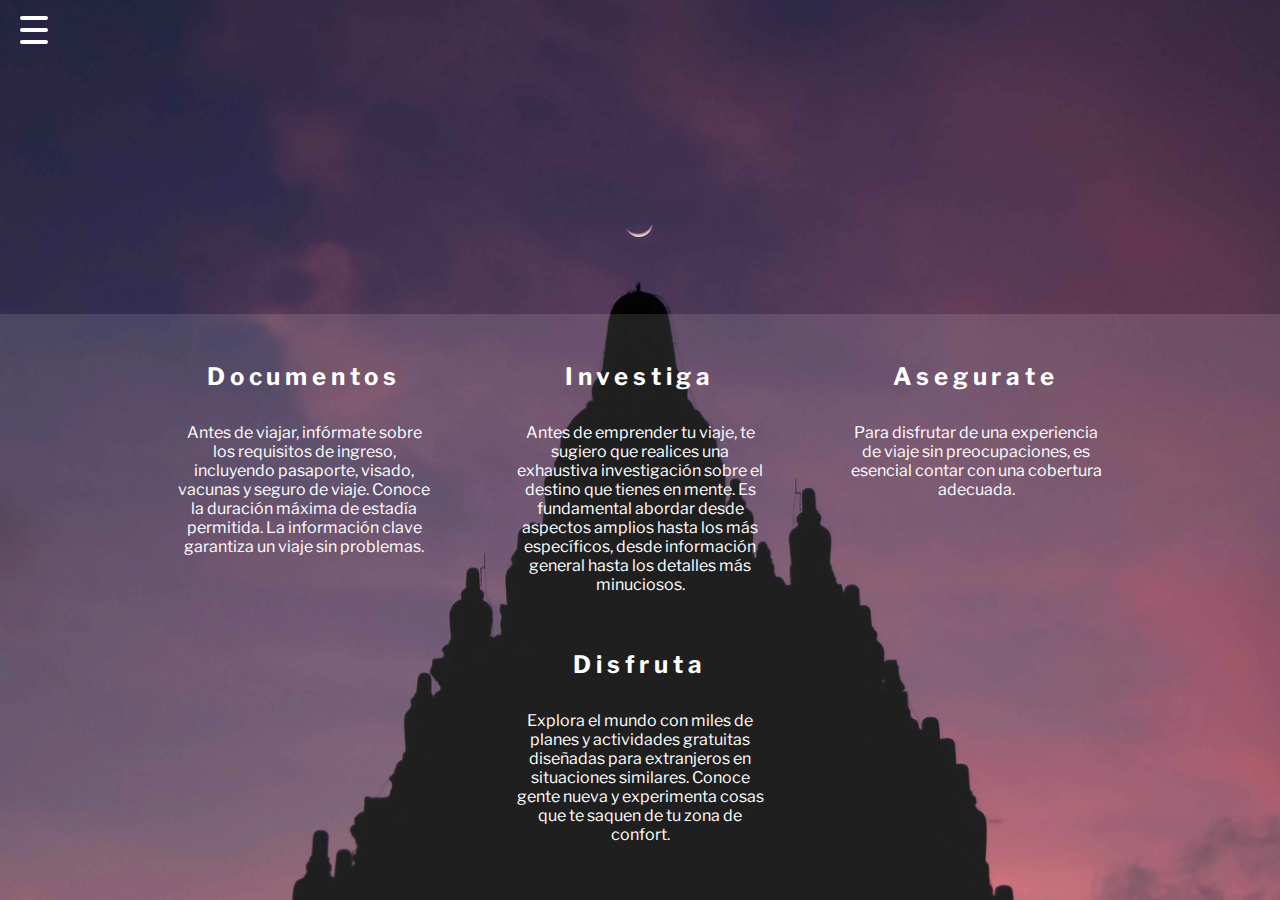
<file: index.html>
<!DOCTYPE html>
<html lang="es">

<head>
  <meta charset="UTF-8">
  <meta name="viewport" content="width=device-width, initial-scale=1.0">
  <!-- Meta etiqueta para descripción SEO -->
  <meta name="description"
    content="Descubre el mundo con nuestra completa guía de viajes. Encuentra los mejores consejos, información sobre seguros de viaje, reserva de vuelos y las locaciones cinematográficas más impresionantes. Prepárate para explorar nuevos destinos y vivir experiencias inolvidables con nosotros.">
  <meta name="keywords" content="Viajes y cine, locaciones de cine que te encutras viajando">
  <meta name="author" content="constanza Alfaro">
  <title>Viejera Errante</title>
  <!-- Fuentes -->
  <link rel="preconnect" href="https://fonts.googleapis.com">
  <link rel="preconnect" href="https://fonts.gstatic.com" crossorigin>
  <link
    href="https://fonts.googleapis.com/css2?family=Libre+Franklin:wght@100;400;900&amp;family=Titillium+Web:wght@200;400;900&amp;display=swap"
    rel="stylesheet">

  <!-- Iconos -->
  <link rel="stylesheet"
    href="https://fonts.googleapis.com/css2?family=Material+Symbols+Outlined:opsz,wght,FILL,GRAD@24,400,0,0" />
    <link rel="stylesheet" href="https://cdn.jsdelivr.net/npm/bootstrap-icons@1.10.3/font/bootstrap-icons.css">
  <!-- Estilos -->
  <link rel="stylesheet" href="./css/style.css">
  <link rel="shortcut icon" href="./img/icono_pestana.png" />





</head>

<body>

  

    <!-- Menú responsive -->
    <header>
      
        <div class="hamburger">
          <div class="_layer -top"></div>
          <div class="_layer -mid"></div>
          <div class="_layer -bottom"></div>
      </div>
      <nav class="menuppal">
          <ul>
            <li><a href="./index.html">Inicio</a></li>
            <li><a href="./pages/galeria.html">Galeria</a></li>
            <li><a href="./pages/contacto.html">Contacto</a></li>
           
          </ul>
        </nav>
  
      </header>
    
      <div class="fondo-principal"> 
          
     


 <!-- Etiqueta que contiene el fondo -->
      <!-- Info Section -->
      <main>
        <!-- Texto de inicio H1 -->
        <div class="container-titulo">
          <h1 id="titulo" class="titulo-entrada">Explora</h1>
        </div>
  
        <section>
          <div class="div-info">
            <div class="card-info">
              <h3>Documentos</h3>
              <p>Antes de viajar, infórmate sobre los requisitos de ingreso, incluyendo pasaporte, visado, vacunas y
                seguro de viaje. Conoce la duración máxima de estadía permitida. La información clave garantiza un viaje
                sin problemas.</p>
            </div>
            <div class="card-info">
              <h3>Investiga</h3>
              <p>Antes de emprender tu viaje, te sugiero que realices una exhaustiva investigación sobre el destino que
                tienes en mente. Es fundamental abordar desde aspectos amplios hasta los más específicos, desde
                información general hasta los detalles más minuciosos.</p>
            </div>
            <div class="card-info">
              <h3>Asegurate</h3>
              <p>Para disfrutar de una experiencia de viaje sin preocupaciones, es esencial contar con una cobertura
                adecuada.</p>
            </div>
            <div class="card-info">
              <h3>Disfruta</h3>
              <p>Explora el mundo con miles de planes y actividades gratuitas diseñadas para extranjeros en situaciones
                similares. Conoce gente nueva y experimenta cosas que te saquen de tu zona de confort.</p>
            </div>
          </div>
        </section>





<!-- Sección de tarjetas con imágenes -->
<section class="imagen-section">
    <div class="contenedor-imagenes">
      <div class="card-img-section">
        <img src="./img/foto05.jpg" alt="Imagen de una línea de tiempo" loading="lazy">
        <h3>Línea de tiempo</h3>
        <a href="./pages/lineadetiempo.html" target="_blank" class="boton-img" rel="noreferrer">VER</a>
      </div>
      <div class="card-img-section">
        <img src="./img/foto42.jpg" alt="Imagen de una galería" loading="lazy">
        <h3>Galería</h3>
        <a href="./pages/galeria.html" target="_blank" class="boton-img" rel="noreferrer">VER</a>
      </div>
      <div class="card-img-section">
        <img src="./img/foto23.jpg" alt="Imagen de vuelos baratos" loading="lazy">
        <h3>Vuelos baratos</h3>
        <a href="https://www.skyscanner.es/" target="_blank" class="boton-img" rel="noreferrer">VER</a>
      </div>
    </div>
  </section>
 <!-- Sección locaciones -->
 <div class="div-h2-locaciones">
    <h2 id="h2-locaciones" class="h2-locaciones-entrada">Locaciones cinematográficas</h2>
  </div>
  <section class="card-section">
    <div class="contenedor-cine">
      <div class="card-cine-texto">
        <p class="card-parrafo">Viajar definitivamente no solo nos enseña, sino que también nos transporta a la
          fantasía, tal como lo hacen las locaciones cinematográficas de "Game of Thrones". En esta ocasión,
          sumérgete en la encantadora Dubrovnik, Croacia, cuyos paisajes sirvieron como el Desembarco del Rey en la
          serie. A través de imágenes cautivadoras, descubre la fusión entre fantasía y realidad en este destino,
          desentrañando secretos y sumergiéndote en la autenticidad de estos escenarios cinematográficos.
          Acompáñanos en esta emocionante aventura donde la pantalla cobra vida en cada rincón de Dubrovnik.</p>
        <div class="card-imagenes">
          <img src="./img/foto96.jpg" alt="Imagen de una escena de Game of Thrones" loading="lazy">
          <img src="./img/foto95.jpg" alt="Recreación de la imagen de la escena de la serie de Game of Thrones"
            loading="lazy">
        </div>
        <button class="card-button"> <a href="./pages/cine.html" target="_blank"> Ver más </a></button>
      </div>
    </div>
  </section>
</main>

<!-- Footer incluye textos con iconos además de links directos a RRSS que -->
<footer>
  <div class="div-footer">
    <section>
      <span class="material-symbols-outlined">location_on</span>
      <span>Sevilla - España</span>
    </section>
    <section>
      <span class="material-symbols-outlined">mail</span>
      <span>constanza.alfaro.alfaro@alumnos.cei.es</span>
    </section>
  </div>
  <span class="borde-footer"></span>
  <div class="rrss">
    <a title="Facebook" href="https://www.facebook.com/" target="_blank" rel="noreferrer"> <img class="rrss-simbol"
        src="./img/facebook.png" alt="logo de Facebook con enlace"></a>
    <a title="Instagram" href="https://www.instagram.com/" target="_blank" rel="noreferrer"> <img
        class="rrss-simbol" src="./img/instagram.png" alt="logo de Instagram con enlace"></a>
    <a title="Vimeo" href="https://www.vimeo.com/" target="_blank" rel="noreferrer"> <img class="rrss-simbol"
        src="./img/vimeo.png" alt="logo Vimeo con enlace"></a>
  </div>
  <div class="copyright">
    Web creada por Constanza Alfaro - Proyecto final 2024
  </div>
</footer>

</div> <!-- Cierre fondo -->




<!-- Etiqueta script -->
<script defer src="./js/js.js" async></script>
    





  </body>
  
  </html>
</file>
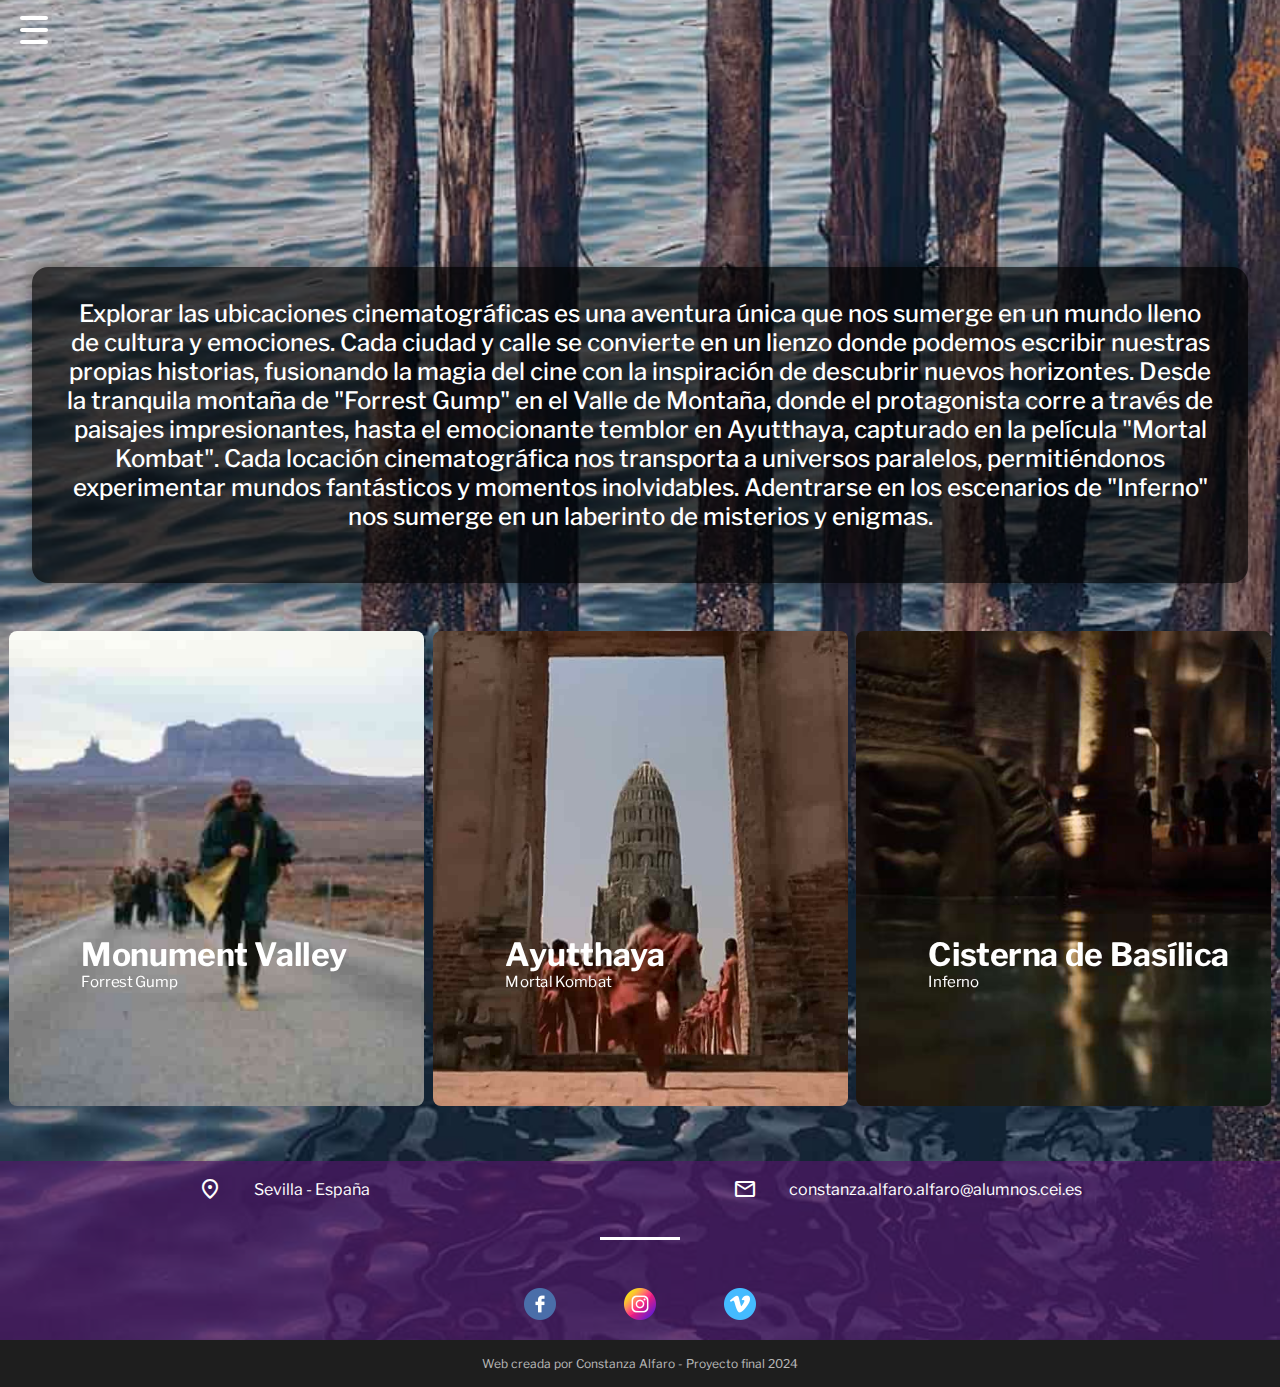
<file: pages/cine.html>
<!DOCTYPE html>
<html lang="es">

<head>
    <meta charset="UTF-8">
    <meta name="viewport" content="width=device-width, initial-scale=1.0">
    <!-- Meta etiqueta para descripción SEO -->
    <meta name="description"
        content="Descubre el mundo con nuestra completa guía de viajes. Encuentra los mejores consejos, información sobre seguros de viaje, reserva de vuelos y las locaciones cinematográficas más impresionantes. Prepárate para explorar nuevos destinos y vivir experiencias inolvidables con nosotros.">
    <meta name="keywords" content="Viajes y cine, locaciones de cine que te encutras viajando">
    <meta name="author" content="constanza Alfaro">
    <title>Viejera Errante</title>
    <!-- Fuentes -->
    <link rel="preconnect" href="https://fonts.googleapis.com">
    <link rel="preconnect" href="https://fonts.gstatic.com" crossorigin>
    <link
        href="https://fonts.googleapis.com/css2?family=Libre+Franklin:wght@100;400;900&amp;family=Titillium+Web:wght@200;400;900&amp;display=swap"
        rel="stylesheet">

    <!-- Iconos -->
    <link rel="stylesheet"
        href="https://fonts.googleapis.com/css2?family=Material+Symbols+Outlined:opsz,wght,FILL,GRAD@24,400,0,0" />
    <link rel="stylesheet" href="https://cdn.jsdelivr.net/npm/bootstrap-icons@1.10.3/font/bootstrap-icons.css">
    <!-- Estilos -->

    <link rel="shortcut icon" href="../img/icono_pestana.png" />
    <link rel="stylesheet" href="../css/style.css">


</head>

<body>

    <!-- Fondo, utilizando background-image -->
    <div class="fondo-cine">

        <!-- Menú responsive -->
        <header>

            <div class="hamburger">
                <div class="_layer -top"></div>
                <div class="_layer -mid"></div>
                <div class="_layer -bottom"></div>
            </div>
            <nav class="menuppal">
                <ul>
                    <li><a href="../index.html">Inicio</a></li>
                    <li><a href="../pages/galeria.html">Galeria</a></li>
                    <li><a href="../pages/contacto.html">Contacto</a></li>

                </ul>
            </nav>
        </header>

        <div class="div-titulo-cine">
            <h1 id="h1-leniea" class="titulo-cine-entrada">Locacones y Cine</h1>
        </div>

        <main>
            <!-- texto cine  -->
            <section>
                <div class="div-texto-cine">
                    <p>
                        Explorar las ubicaciones cinematográficas es una aventura única que nos sumerge en un mundo
                        lleno de cultura y emociones. Cada ciudad y calle se convierte en un lienzo donde podemos
                        escribir nuestras propias historias, fusionando la magia del cine con la inspiración de
                        descubrir nuevos horizontes. Desde la tranquila montaña de "Forrest Gump" en el Valle de
                        Montaña, donde el protagonista corre a través de paisajes impresionantes, hasta el emocionante
                        temblor en Ayutthaya, capturado en la película "Mortal Kombat". Cada locación cinematográfica
                        nos transporta a universos paralelos, permitiéndonos experimentar mundos fantásticos y momentos
                        inolvidables. Adentrarse en los escenarios de "Inferno" nos sumerge en un laberinto de misterios
                        y enigmas.
                    </p>
                </div>
            </section>


            <!-- Seccion de tarjetas animadas  -->
            <section>
                
                <div class="contenedor-tarjetas">
                    <div class="contenedor-item">
                        <div class="flip-tarjeta">
                            <div class="flip-tarjeta-front" style="background-image: url('../img/foto80.jpeg');"
                                loading="lazy">
                                <div class="interno">
                                    <h3 class="flip-tarjeta-header"> Monument Valley</h3>
                                    <p>Forrest Gump</p>
                                </div>
                            </div>
                            <div class="flip-tarjeta-back" style="background-image: url('../img/foto106.jpg');"
                                loading="lazy">
                                <div class="interno"></div>
                            </div>
                        </div>
                    </div>
                    <div class="contenedor-item">
                        <div class="flip-tarjeta">
                            <div class="flip-tarjeta-front" style="background-image: url('../img/foto33.jpg');"
                                loading="lazy">
                                <img class="flip-img" loading="lazy">
                                <div class="interno">
                                    <h3 class="flip-tarjeta-header"> Ayutthaya </h3>
                                    <p>Mortal Kombat</p>
                                </div>
                            </div>
                            <div class="flip-tarjeta-back" style="background-image: url('../img/foto34.jpg');"
                                loading="lazy">
                                <div class="interno"></div>
                            </div>
                        </div>
                    </div>
                    <div class="contenedor-item">
                        <div class="flip-tarjeta">
                            <div class="flip-tarjeta-front" style="background-image: url('../img/foto110.jpg');"
                                loading="lazy">
                                <div class="interno">
                                    <h3 class="flip-tarjeta-header">Cisterna de Basílica</h3>
                                    <p>Inferno</p>
                                </div>
                            </div>
                            <div class="flip-tarjeta-back" style="background-image: url('../img/foto0104.jpg');"
                                loading="lazy">
                                <div class="interno"></div>
                            </div>
                        </div>
                    </div>
                </div>
            
            </section>


        </main>

        <!-- Footer incluye textos con iconos ademas de links directos a rrss -->
        <footer>
            <div class="div-footer">
                <section>
                    <span class="material-symbols-outlined">location_on</span>
                    <span>Sevilla - España</span>
                </section>
                <section>
                    <span class="material-symbols-outlined">mail</span>
                    <span>constanza.alfaro.alfaro@alumnos.cei.es</span>
                </section>
            </div>
            <span class="borde-footer"></span>
            <div class="rrss">
                <a title="Facebook" href="https://www.facebook.com/" target="_blank" rel="noreferrer">
                    <img class="rrss-simbol" src="../img/facebook.png" alt="logo de Facebook con enlace">
                </a>
                <a title="Instagram" href="https://www.instagram.com/" target="_blank" rel="noreferrer">
                    <img class="rrss-simbol" src="../img/instagram.png" alt="logo de Instagram con enlace">
                </a>
                <a title="Vimeo" href="https://www.vimeo.com/" target="_blank" rel="noreferrer">
                    <img class="rrss-simbol" src="../img/vimeo.png" alt="logo Vimeo con enlace">
                </a>
            </div>
            <div class="copyright">
                Web creada por Constanza Alfaro - Proyecto final 2024
            </div>
        </footer>

    </div> <!-- Cierre fondo -->

    <!-- Etiqueta script -->
    <script defer src="../js/js.js" async></script>



</body>

</html>
</file>
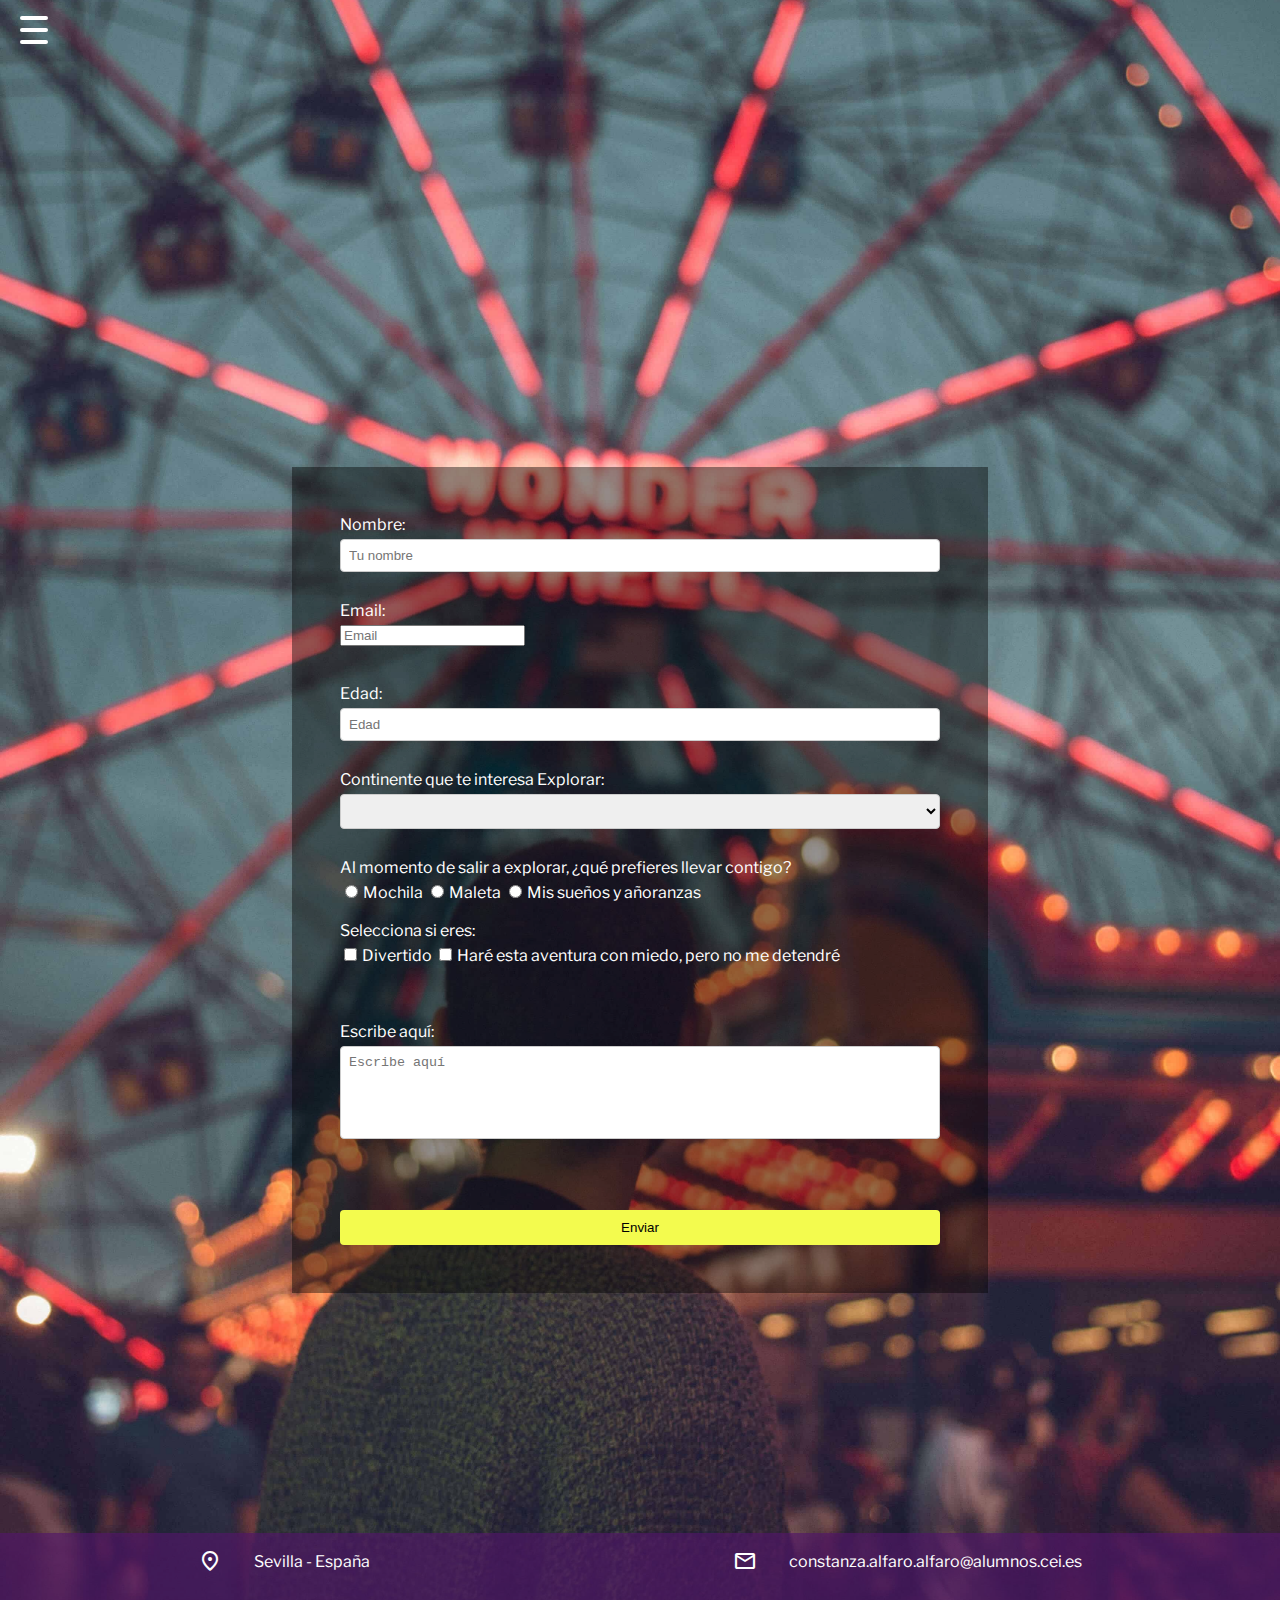
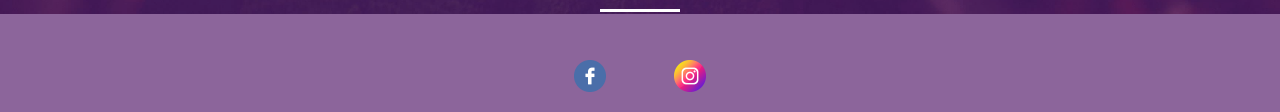
<file: pages/contacto.html>
<!DOCTYPE html>
<html lang="es">

<head>
  <meta charset="UTF-8">
  <meta name="viewport" content="width=device-width, initial-scale=1.0">
  <!-- Meta etiqueta para descripción SEO -->
  <meta name="description"
    content="Descubre el mundo con nuestra completa guía de viajes. Encuentra los mejores consejos, información sobre seguros de viaje, reserva de vuelos y las locaciones cinematográficas más impresionantes. Prepárate para explorar nuevos destinos y vivir experiencias inolvidables con nosotros.">
  <meta name="keywords" content="Viajes y cine, locaciones de cine que te encutras viajando">
  <meta name="author" content="constanza Alfaro">
  <title>Viejera Errante</title>
  <!-- Fuentes -->
  <link rel="preconnect" href="https://fonts.googleapis.com">
  <link rel="preconnect" href="https://fonts.gstatic.com" crossorigin>
  <link
    href="https://fonts.googleapis.com/css2?family=Libre+Franklin:wght@100;400;900&amp;family=Titillium+Web:wght@200;400;900&amp;display=swap"
    rel="stylesheet">

  <!-- Iconos -->
  <link rel="stylesheet"
    href="https://fonts.googleapis.com/css2?family=Material+Symbols+Outlined:opsz,wght,FILL,GRAD@24,400,0,0" />
  <link rel="stylesheet" href="https://cdn.jsdelivr.net/npm/bootstrap-icons@1.10.3/font/bootstrap-icons.css">
  <!-- Estilos -->

  <link rel="shortcut icon" href="../img/icono_pestana.png" />
  <link rel="stylesheet" href="../css/style.css">
  <!-- Etiqueta script -->
  <script defer src="../js/js.js"></script>

</head>

<body>

  <!-- Fondo, utilizando background-image -->
  <div class="fondo-contacto">

    <!-- Menú responsive -->
    <header>

      <div class="hamburger">
        <div class="_layer -top"></div>
        <div class="_layer -mid"></div>
        <div class="_layer -bottom"></div>
      </div>
      <nav class="menuppal">
        <ul>
          <li><a href="../index.html">Inicio</a></li>
          <li><a href="../pages/galeria.html">Galeria</a></li>
          <li><a href="../pages/contacto.html">Contacto</a></li>

        </ul>
      </nav>

    </header>



    <!-- Seccion formulario -->
    <main>
      <div class="div-titulo-contacto">
        <h1 id="h1-contacto" class="titulo-contacto-entrada">Contacto de supervivencia</h1>
      </div>

      <section>
        <div class="div-formulario">
          <form id="formulario" class="survey-form" action="tu_archivo_de_procesamiento.php" method="POST">
            <label for="name">Nombre:</label>
            <input id="nombre" type="text" name="nombre" required placeholder="Tu nombre">
            <br>
            <br>
            <label for="email">Email:</label>
            <input id="email" type="email" name="email" required placeholder="Email">
            <br>
            <br>
            <br>
            <label for="number">Edad:</label>
            <input id="number" type="number" name="edad" min="1" max="130" required placeholder="Edad">
            <br>
            <br>
            <label for="dropdown">Continente que te interesa Explorar:</label>
            <select name="continente" id="dropdown" required>
              <option value="" disabled selected></option>
              <option value="1">América del Norte</option>
              <option value="2">América Central</option>
              <option value="3">América del Sur</option>
              <option value="4">Europa</option>
              <option value="5">Asia</option>
              <option value="6">Oceanía</option>
            </select>
            <br>
            <br>

            <label>Al momento de salir a explorar, ¿qué prefieres llevar contigo?</label>
            <input type="radio" name="equipaje" value="Mochila">Mochila
            <input type="radio" name="equipaje" value="Maleta">Maleta
            <input type="radio" name="equipaje" value="Sueños">Mis sueños y añoranzas
            <br>
            <br>
            <label>Selecciona si eres:</label>
            <input type="checkbox" name="caracteristica[]" value="Divertido">Divertido
            <input type="checkbox" name="caracteristica[]" value="Miedo">Haré esta aventura con miedo, pero
            no me detendré
            <br>
            <br>
            <br>
            <br>
            <label for="comment">Escribe aquí:</label>
            <textarea id="comment" name="comentario" class="text-area" rows="5" placeholder="Escribe aquí"></textarea>
            <br>
            <br>
            <br>
            <br>
            <button type="submit">Enviar</button>
          </form>
        </div>

      </section>
    </main>

    <!-- Footer incluye textos con iconos ademas de links directos a rrss que -->
    <footer>
      <div class="div-footer">
        <section>
          <span class="material-symbols-outlined">location_on</span>
          <span>Sevilla - España</span>
        </section>
        <section>
          <span class="material-symbols-outlined">mail</span>
          <span>constanza.alfaro.alfaro@alumnos.cei.es</span>
        </section>
      </div>
      <span class="borde-footer"></span>
      <div class="rrss">
        <a title="Facebook" href="https://www.facebook.com/" target="_blank" rel="noreferrer">
          <img class="rrss-simbol" src="../img/facebook.png" alt="logo de Facebook con enlace">
        </a>
        <a title="Instagram" href="https://www.instagram.com/" target="_blank" rel="noreferrer">
          <img class="rrss-simbol" src="../img/instagram.png" alt="logo de instagram con enlace">
        </a>
      </div>
    </footer>

  </div> <!-- Cierre fondo -->




  <!-- Etiqueta script -->
<script defer src="../js/js.js" async></script>
</body>


</html>
</file>
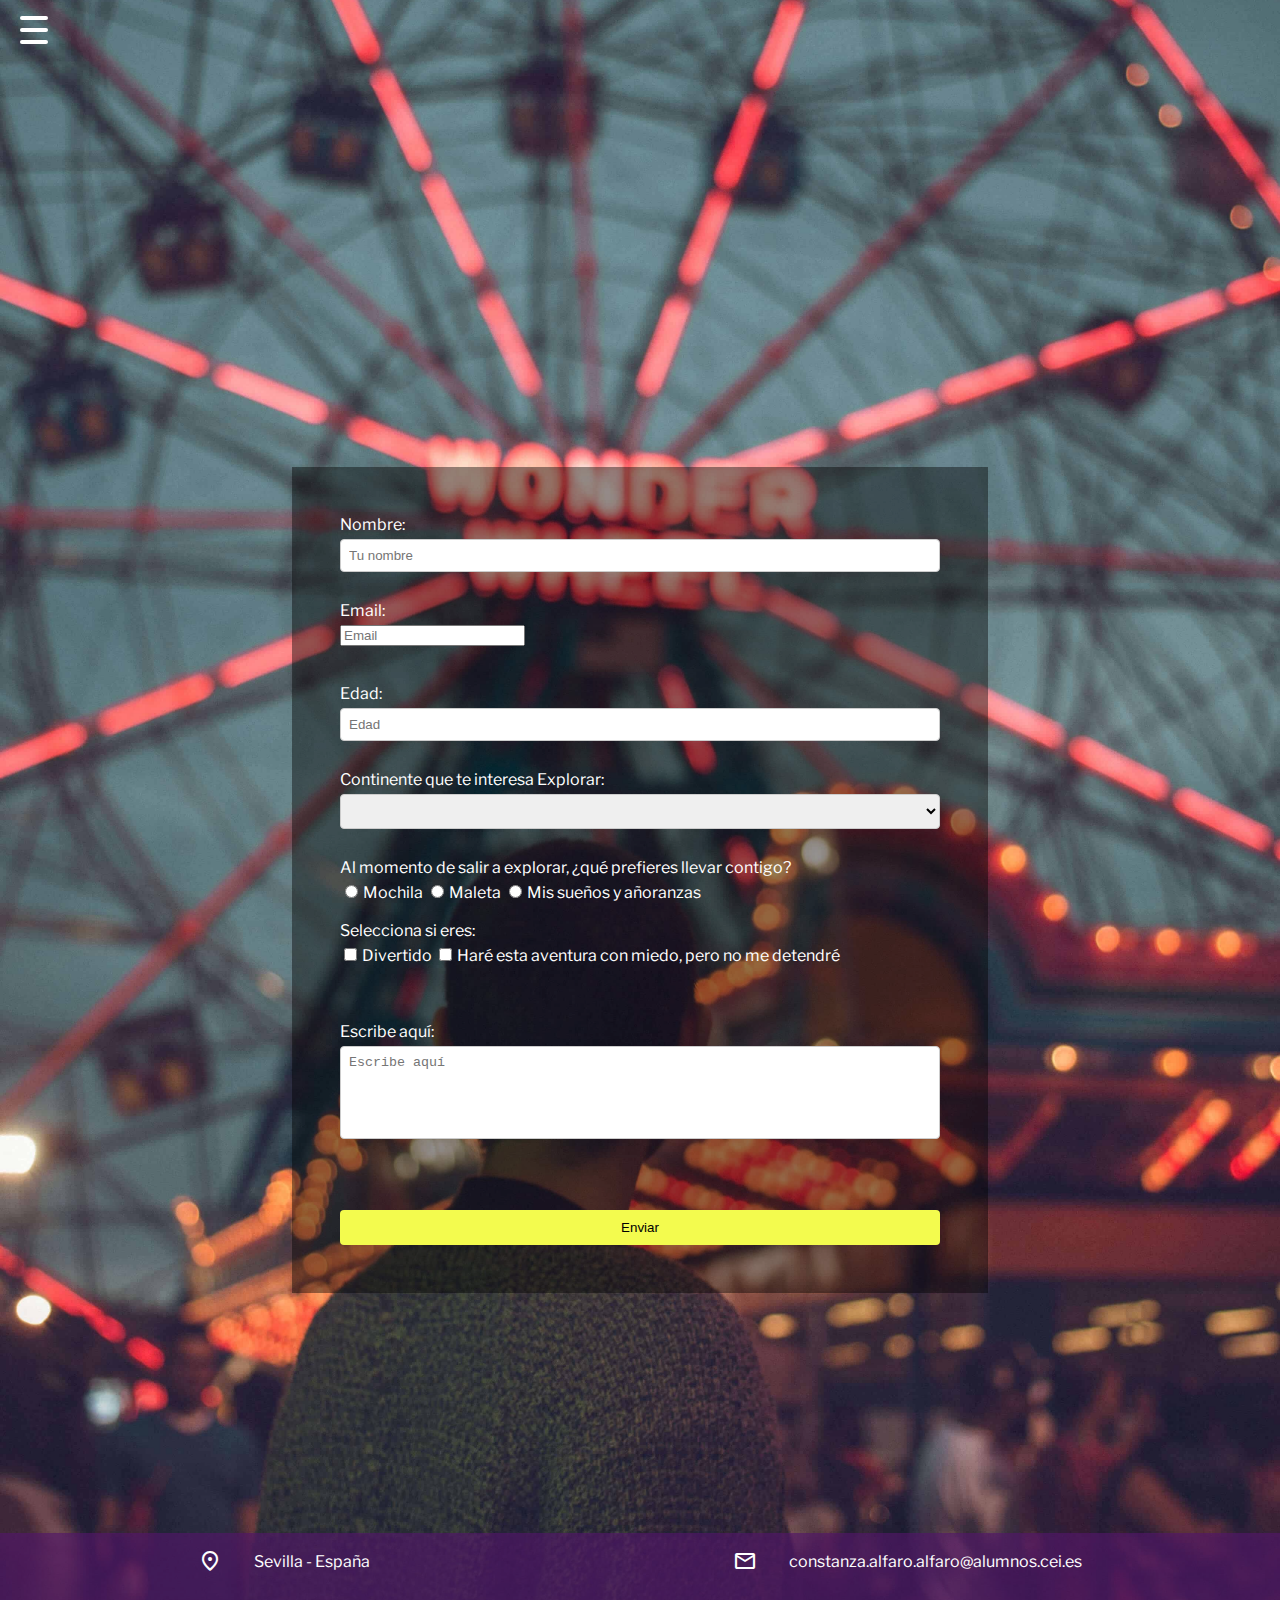
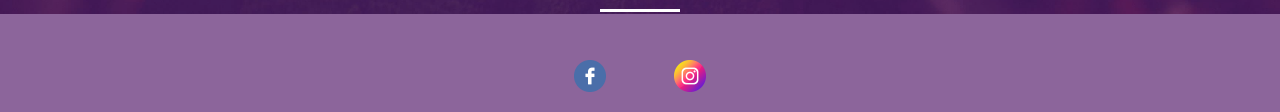
<file: pages/contancto.html>
<!DOCTYPE html>
<html lang="es">

<head>
  <meta charset="UTF-8">
  <meta name="viewport" content="width=device-width, initial-scale=1.0">
  <!-- Meta etiqueta para descripción SEO -->
  <meta name="description"
    content="Descubre el mundo con nuestra completa guía de viajes. Encuentra los mejores consejos, información sobre seguros de viaje, reserva de vuelos y las locaciones cinematográficas más impresionantes. Prepárate para explorar nuevos destinos y vivir experiencias inolvidables con nosotros.">
  <meta name="keywords" content="Viajes y cine, locaciones de cine que te encutras viajando">
  <meta name="author" content="constanza Alfaro">
  <title>Viejera Errante</title>
  <!-- Fuentes -->
  <link rel="preconnect" href="https://fonts.googleapis.com">
  <link rel="preconnect" href="https://fonts.gstatic.com" crossorigin>
  <link
    href="https://fonts.googleapis.com/css2?family=Libre+Franklin:wght@100;400;900&amp;family=Titillium+Web:wght@200;400;900&amp;display=swap"
    rel="stylesheet">

  <!-- Iconos -->
  <link rel="stylesheet"
    href="https://fonts.googleapis.com/css2?family=Material+Symbols+Outlined:opsz,wght,FILL,GRAD@24,400,0,0" />
  <link rel="stylesheet" href="https://cdn.jsdelivr.net/npm/bootstrap-icons@1.10.3/font/bootstrap-icons.css">
  <!-- Estilos -->

  <link rel="shortcut icon" href="../img/icono_pestana.png" />
  <link rel="stylesheet" href="../css/style.css">
  <!-- Etiqueta script -->
  <script defer src="../js/js.js"></script>

</head>

<body>

  <!-- Fondo, utilizando background-image -->
  <div class="fondo-contacto">

    <!-- Menú responsive -->
    <header>

      <div class="hamburger">
        <div class="_layer -top"></div>
        <div class="_layer -mid"></div>
        <div class="_layer -bottom"></div>
      </div>
      <nav class="menuppal">
        <ul>
          <li><a href="../index.html">Inicio</a></li>
          <li><a href="../pages/galeria.html">Galeria</a></li>
          <li><a href="../pages/contancto.html">Contacto</a></li>

        </ul>
      </nav>

    </header>



    <!-- Seccion formulario -->
    <main>
      <div class="div-titulo-contacto">
        <h1 id="h1-contacto" class="titulo-contacto-entrada">Contacto de supervivencia</h1>
      </div>

      <section>
        <div class="div-formulario">
          <form id="formulario" class="survey-form" action="tu_archivo_de_procesamiento.php" method="POST">
            <label for="name">Nombre:</label>
            <input id="nombre" type="text" name="nombre" required placeholder="Tu nombre">
            <br>
            <br>
            <label for="email">Email:</label>
            <input id="email" type="email" name="email" required placeholder="Email">
            <br>
            <br>
            <br>
            <label for="number">Edad:</label>
            <input id="number" type="number" name="edad" min="1" max="130" required placeholder="Edad">
            <br>
            <br>
            <label for="dropdown">Continente que te interesa Explorar:</label>
            <select name="continente" id="dropdown" required>
              <option value="" disabled selected></option>
              <option value="1">América del Norte</option>
              <option value="2">América Central</option>
              <option value="3">América del Sur</option>
              <option value="4">Europa</option>
              <option value="5">Asia</option>
              <option value="6">Oceanía</option>
            </select>
            <br>
            <br>

            <label>Al momento de salir a explorar, ¿qué prefieres llevar contigo?</label>
            <input type="radio" name="equipaje" value="Mochila">Mochila
            <input type="radio" name="equipaje" value="Maleta">Maleta
            <input type="radio" name="equipaje" value="Sueños">Mis sueños y añoranzas
            <br>
            <br>
            <label>Selecciona si eres:</label>
            <input type="checkbox" name="caracteristica[]" value="Divertido">Divertido
            <input type="checkbox" name="caracteristica[]" value="Miedo">Haré esta aventura con miedo, pero
            no me detendré
            <br>
            <br>
            <br>
            <br>
            <label for="comment">Escribe aquí:</label>
            <textarea id="comment" name="comentario" class="text-area" rows="5" placeholder="Escribe aquí"></textarea>
            <br>
            <br>
            <br>
            <br>
            <button type="submit">Enviar</button>
          </form>
        </div>

      </section>
    </main>

    <!-- Footer incluye textos con iconos ademas de links directos a rrss que -->
    <footer>
      <div class="div-footer">
        <section>
          <span class="material-symbols-outlined">location_on</span>
          <span>Sevilla - España</span>
        </section>
        <section>
          <span class="material-symbols-outlined">mail</span>
          <span>constanza.alfaro.alfaro@alumnos.cei.es</span>
        </section>
      </div>
      <span class="borde-footer"></span>
      <div class="rrss">
        <a title="Facebook" href="https://www.facebook.com/" target="_blank" rel="noreferrer">
          <img class="rrss-simbol" src="../img/facebook.png" alt="logo de Facebook con enlace">
        </a>
        <a title="Instagram" href="https://www.instagram.com/" target="_blank" rel="noreferrer">
          <img class="rrss-simbol" src="../img/instagram.png" alt="logo de instagram con enlace">
        </a>
      </div>
    </footer>

  </div> <!-- Cierre fondo -->




  <!-- Etiqueta script -->
<script defer src="../js/js.js" async></script>
</body>


</html>
</file>
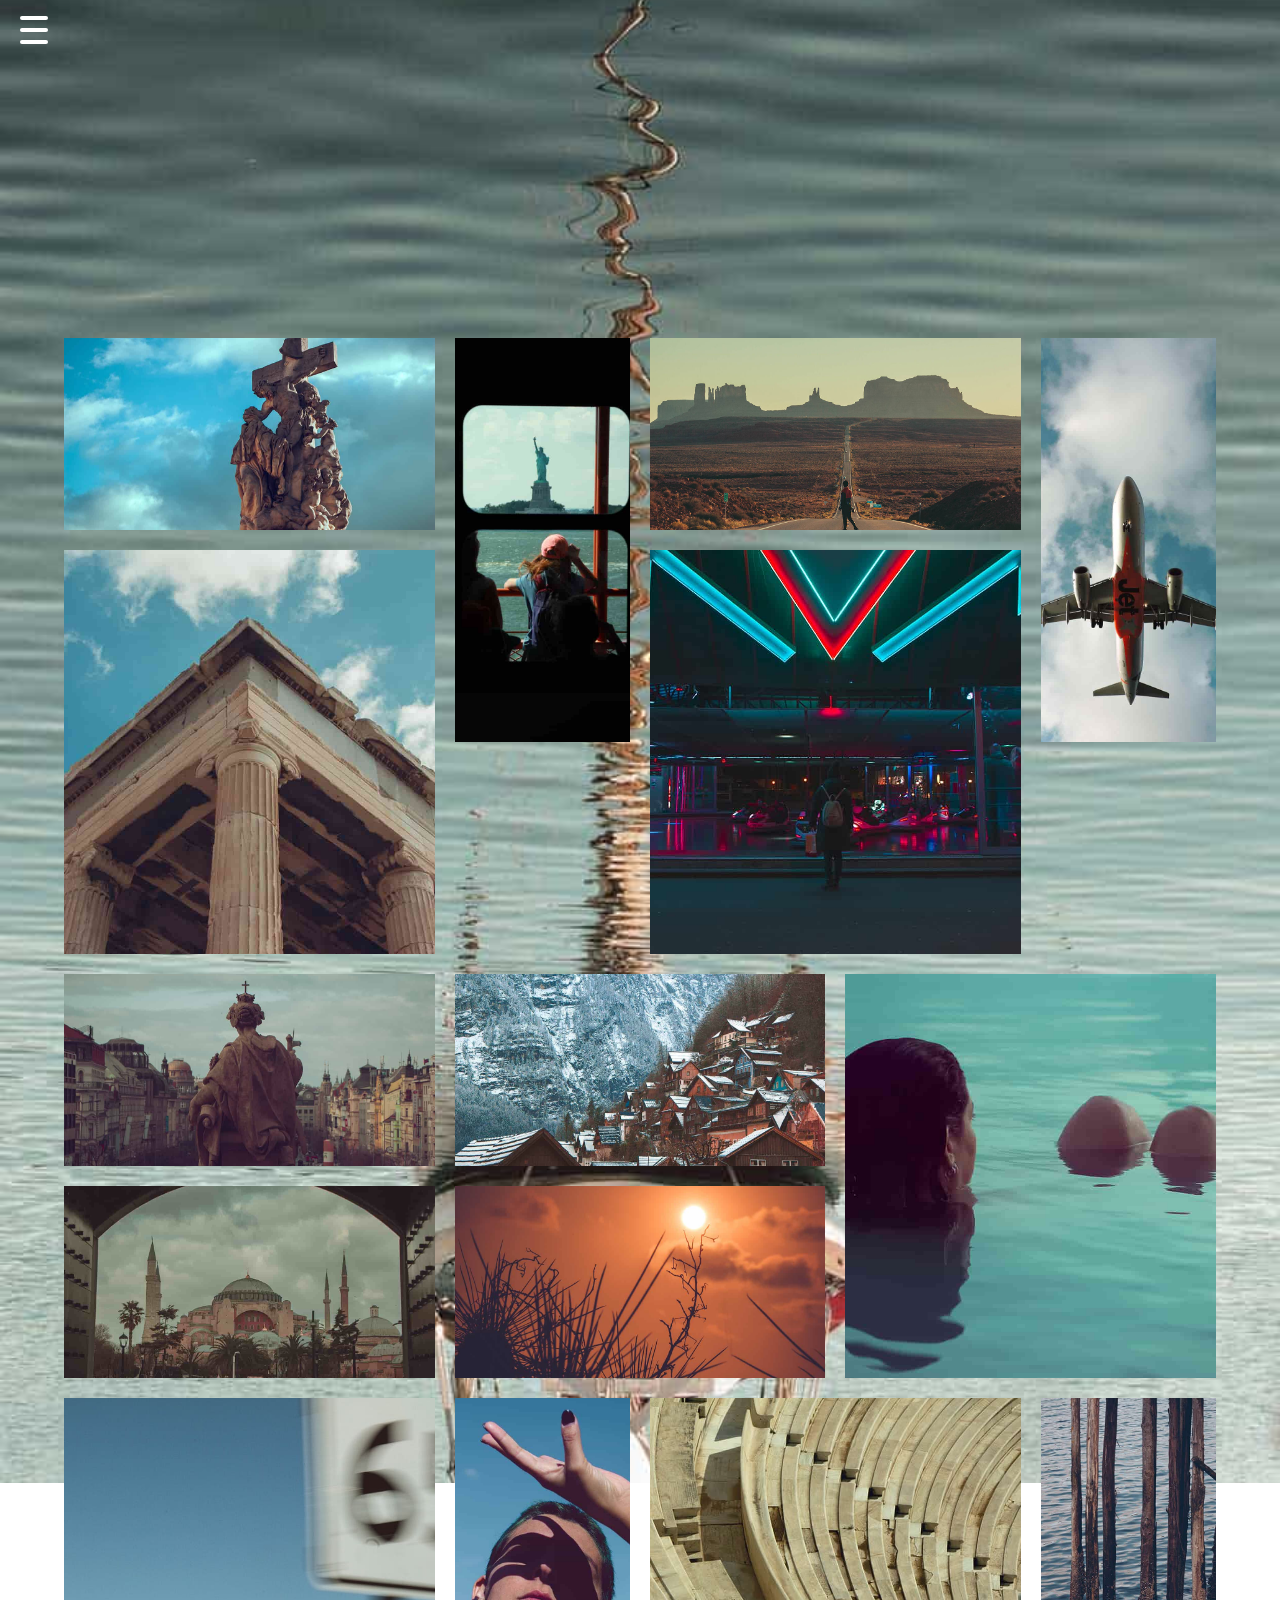
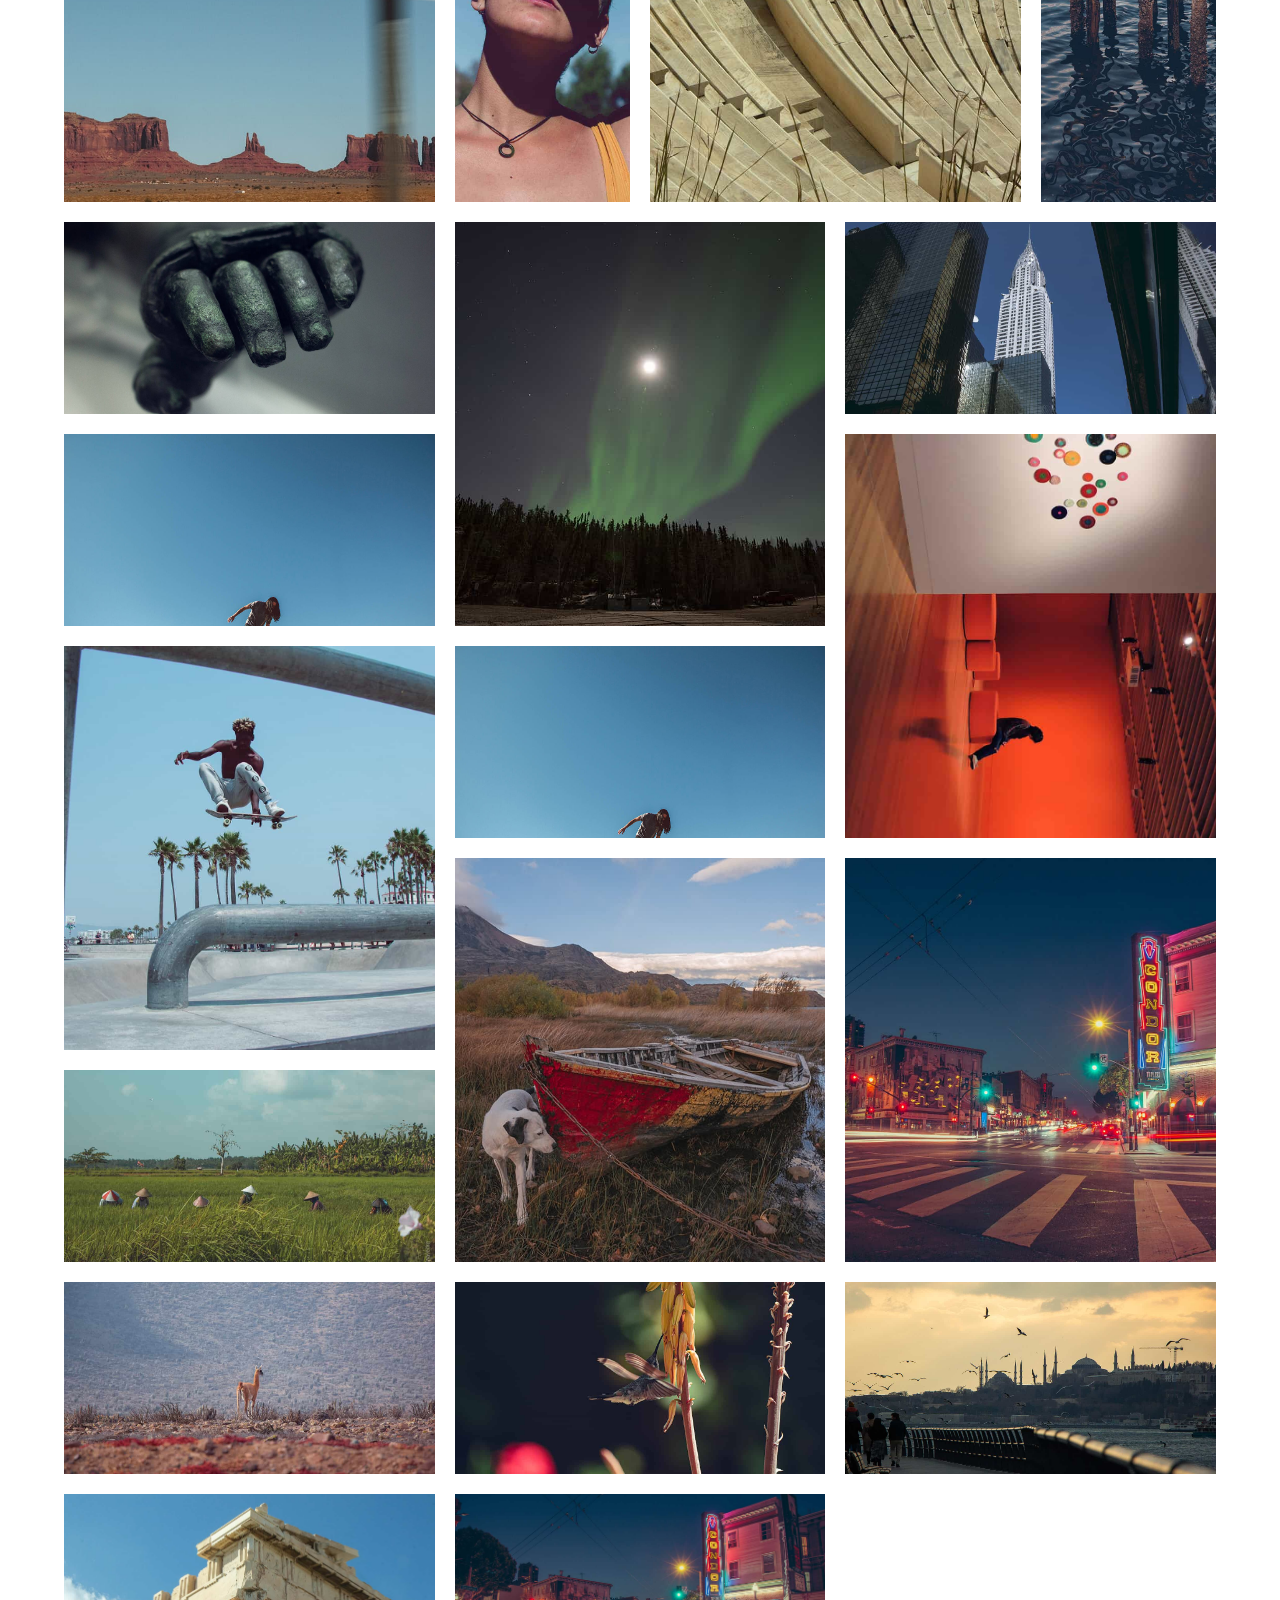
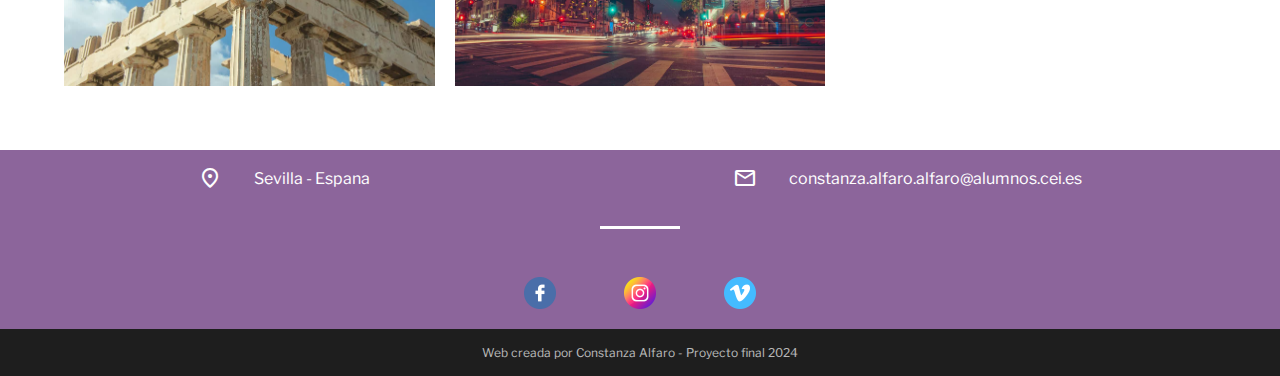
<file: pages/galeria.html>
<!DOCTYPE html>
<html lang="es">

<head>
  <meta charset="UTF-8">
  <meta name="viewport" content="width=device-width, initial-scale=1.0">
  <!-- Meta etiqueta para descripción SEO -->
  <meta name="description"
    content="Descubre el mundo con nuestra completa guía de viajes. Encuentra los mejores consejos, información sobre seguros de viaje, reserva de vuelos y las locaciones cinematográficas más impresionantes. Prepárate para explorar nuevos destinos y vivir experiencias inolvidables con nosotros.">
  <meta name="keywords" content="Viajes y cine, locaciones de cine que te encutras viajando">
  <meta name="author" content="constanza Alfaro">
  <title>Viejera Errante</title>
  <!-- Fuentes -->
  <link rel="preconnect" href="https://fonts.googleapis.com">
  <link rel="preconnect" href="https://fonts.gstatic.com" crossorigin>
  <link
    href="https://fonts.googleapis.com/css2?family=Libre+Franklin:wght@100;400;900&amp;family=Titillium+Web:wght@200;400;900&amp;display=swap"
    rel="stylesheet">

  <!-- Iconos -->
  <link rel="stylesheet"
    href="https://fonts.googleapis.com/css2?family=Material+Symbols+Outlined:opsz,wght,FILL,GRAD@24,400,0,0" />
    <link rel="stylesheet" href="https://cdn.jsdelivr.net/npm/bootstrap-icons@1.10.3/font/bootstrap-icons.css">
  <!-- Estilos -->
  <link rel="stylesheet" href="../css/style.css">
  <link rel="shortcut icon" href="../img/icono_pestana.png" />





</head>

<body>

    <div class="fondo-galeria">

    <!-- Menú responsive -->
    <header>
      
        <div class="hamburger">
          <div class="_layer -top"></div>
          <div class="_layer -mid"></div>
          <div class="_layer -bottom"></div>
      </div>
      <nav class="menuppal">
          <ul>
            <li><a href="../index.html">Inicio</a></li>
            <li><a href="../pages/galeria.html">Galeria</a></li>
            <li><a href="../pages/contacto.html">Contacto</a></li>
           
          </ul>
        </nav>
  
      </header>

       <!--    Titulo  Galeria  -->

    <div class="div-h1-galeria">
        <h1 id="h1-galeria" class="h1-galeria-entrada">Galería</h1>
      </div>
  
  
  
      <!--     Galeria  -->
      <div class="galeria fade-in">
        <div class="horizontal">
          <!-- <div class="card"></div> -->
          <img src="../img/foto61.jpg" alt="Imagen de escultura en Praga ubicada en un puente" loading="lazy">
        </div>
        <div class="vertical">
          <img src="../img/foto66.jpg" alt="Imagen de la Estatua de la Libertad" loading="lazy">
        </div>
        <div class="horizontal">
          <img src="../img/foto106.jpg" alt="Imagen del Valle de la Muerte en Arizona" loading="lazy">
        </div>
        <div class="big">
          <img src="../img/foto69.jpg" alt="Imagen de templo en Gracias" loading="lazy">
        </div>
        <div class="vertical">
          <img src="../img/foto13.jpg" alt="Imagen de un templo en Atenas, Grecia" loading="lazy">
        </div>
        <div class="big">
          <img src="../img/foto43.jpg" alt="Imagen de la parte de abajo de un avión jet" loading="lazy">
        </div>
        <div class="horizontal">
          <img src="../img/foto60.jpg" alt="Imagen de parque de diversiones en Viena, Austria" loading="lazy">
        </div>
        <div class="horizontal">
          <img src="../img/foto54.jpg" alt="Imagen de Hallstatt, un pueblo de los Alpes" loading="lazy">
        </div>
        <div class="big">
          <img src="../img/foto83.jpg" alt="Imagen de una mujer flotando en el mar" loading="lazy">
        </div>
        <div class="horizontal">
          <img src="../img/foto80.jpg" alt="Imagen de un temblor en Turquía mirado desde el interior de la mezquita"
            loading="lazy">
        </div>
        <div class="horizontal">
          <img src="../img/foto47.jpg" alt="Imagen de la naturaleza con el sol de fondo" loading="lazy">
        </div>
        <div class="big">
          <img src="../img/foto107.jpg" alt="Imagen de un cielo al atardecer" loading="lazy">
        </div>
        <div class="vertical">
          <img src="../img/foto50.jpg" alt="Imagen de una mujer mirando el sol y cubriéndose los ojos" loading="lazy">
        </div>
        <div class="big">
          <img src="../img/foto99.jpg" alt="Imagen de una mirada más cercana de un coliseo" loading="lazy">
        </div>
        <div class="horizontal">
          <img src="../img/foto100.jpg" alt="Imagen de primer plano de una mano de una escultura" loading="lazy">
        </div>
        <div class="big">
          <img src="../img/foto87.jpg" alt="Imagen de aurora boreal" loading="lazy">
        </div>
        <div class="vertical">
          <img src="../img/foto92.jpg" alt="Imagen de los palafitos que sostienen una casa estilo chilota" loading="lazy">
        </div>
        <div class="horizontal">
          <img src="../img/foto67.jpg" alt="Imagen de rascacielos" loading="lazy">
        </div>
        <div class="horizontal">
          <img src="../img/foto104.jpg" alt="Imagen de un hombre en un fondo azul que es el cielo" loading="lazy">
        </div>
        <div class="big">
          <img src="../img/foto11.jpg" alt="Imagen de una mujer sentada en un museo con colores rojos de fondo"
            loading="lazy">
        </div>
        <div class="big">
          <img src="../img/foto111.jpg" alt="Imagen de skater junto a la playa" loading="lazy">
        </div>
        <div class="horizontal">
          <img src="../img/foto104.jpg" alt="Imagen de un hombre en un fondo azul que es el cielo" loading="lazy">
        </div>
        <div class="big">
          <img src="../img/foto93.jpg" alt="Imagen de un perro junto a un bote pesquero artesanal" loading="lazy">
        </div>
        <div class="big">
          <img src="../img/foto109.jpg" alt="Imagen de una calle en San Francisco" loading="lazy">
        </div>
        <div class="horizontal">
          <img src="../img/foto56.jpg" alt="Imagen de una mujer trabajando en los campos de arroz" loading="lazy">
        </div>
        <div class="horizontal">
          <img src="../img/foto49.jpg" alt="Imagen de guanaco salvaje en los cerros" loading="lazy">
        </div>
        <div class="horizontal">
          <img src="../img/foto88.jpg" alt="Imagen de pájaro colibrí alimentándose" loading="lazy">
        </div>
        <div class="horizontal">
          <img src="../img/foto0101.jpg" alt="Imagen desde donde se ven las mezquitas más importantes de Estambul"
            loading="lazy">
        </div>
        <div class="horizontal">
          <img src="../img/foto0102.jpg" alt="Imagen de un templo de entrada gratuita en Atenas" loading="lazy">
        </div>
        <div class="horizontal">
          <img src="../img/foto109.jpg" alt="Imagen de la Vía Láctea en el hemisferio sur" loading="lazy">
        </div>
      </div>
  
  
  
  
  
      <!-- footer incluye textos con iconos ademas de links directos a rrss que   -->
      <footer>
        <div class="div-footer">
          <section>
            <span class="material-symbols-outlined">
              location_on
            </span>
            <span>Sevilla - Espana</span>
          </section>
  
          <section>
            <span class="material-symbols-outlined">
              mail
            </span>
            <span>constanza.alfaro.alfaro@alumnos.cei.es</span>
          </section>
        </div>
        <span class="borde-footer"></span>
        <div class="rrss">
  
          <a title="enlace-rrss" href="https://www.facebook.com/" target="_blank"> <img class="rrss-simbol"
              src="../img/facebook.png" alt="logo de faceook con enlace">
          </a>
          <a title="enlace-rrss" href="https://www.instagram.com/" target="_blank"> <img class="rrss-simbol"
              src="../img/instagram.png" alt="logo de intagram con enlace">
          </a>
          <a title="enlace-rrss" href="https://www.vimeo.com/" target="_blank"> <img class="rrss-simbol"
              src="../img/vimeo.png" alt="logo vimeo con enlace">
          </a>
  
        </div>
        <div class="copyright">
          Web creada por Constanza Alfaro - Proyecto final 2024
        </div>
      </footer>

    </div> <!-- Cierre fondo -->

    <!-- Etiqueta script -->
  <script defer src="../js/js.js" async></script>
  </body>
  
  </html>
</file>
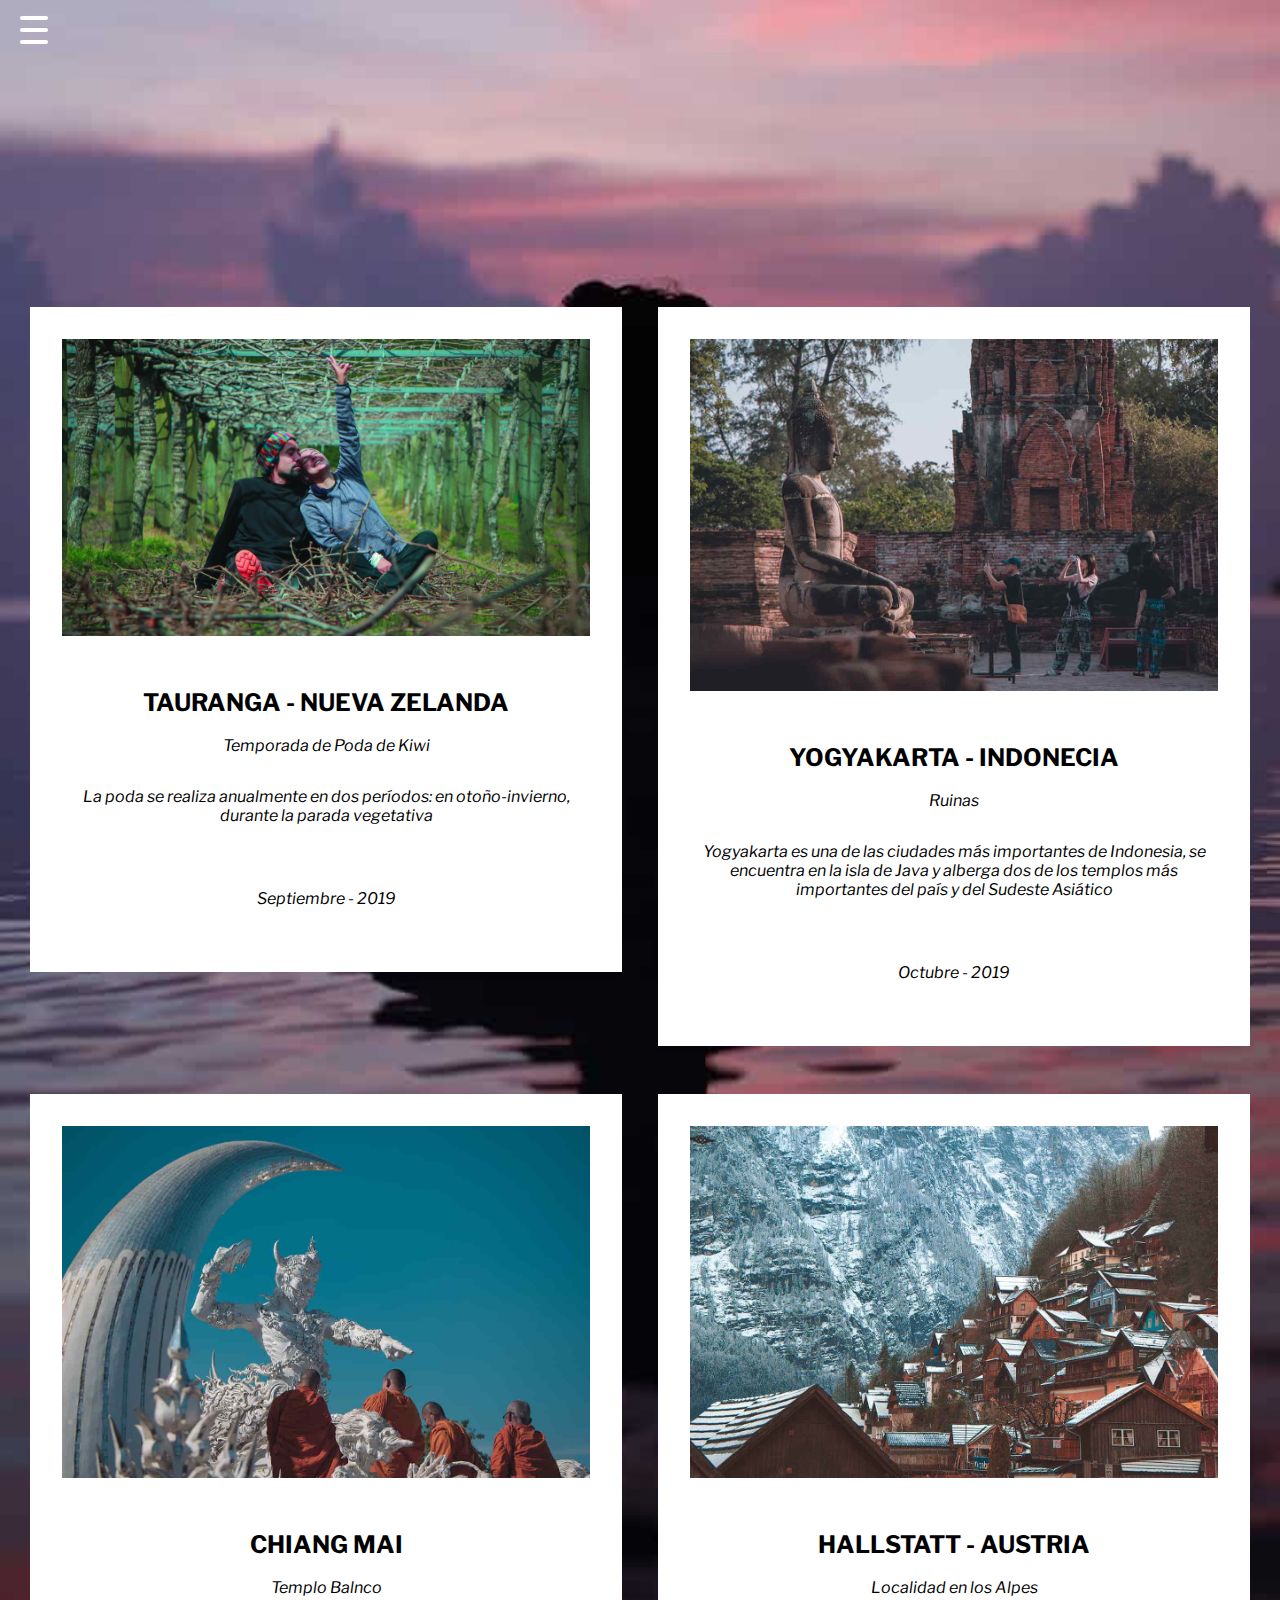
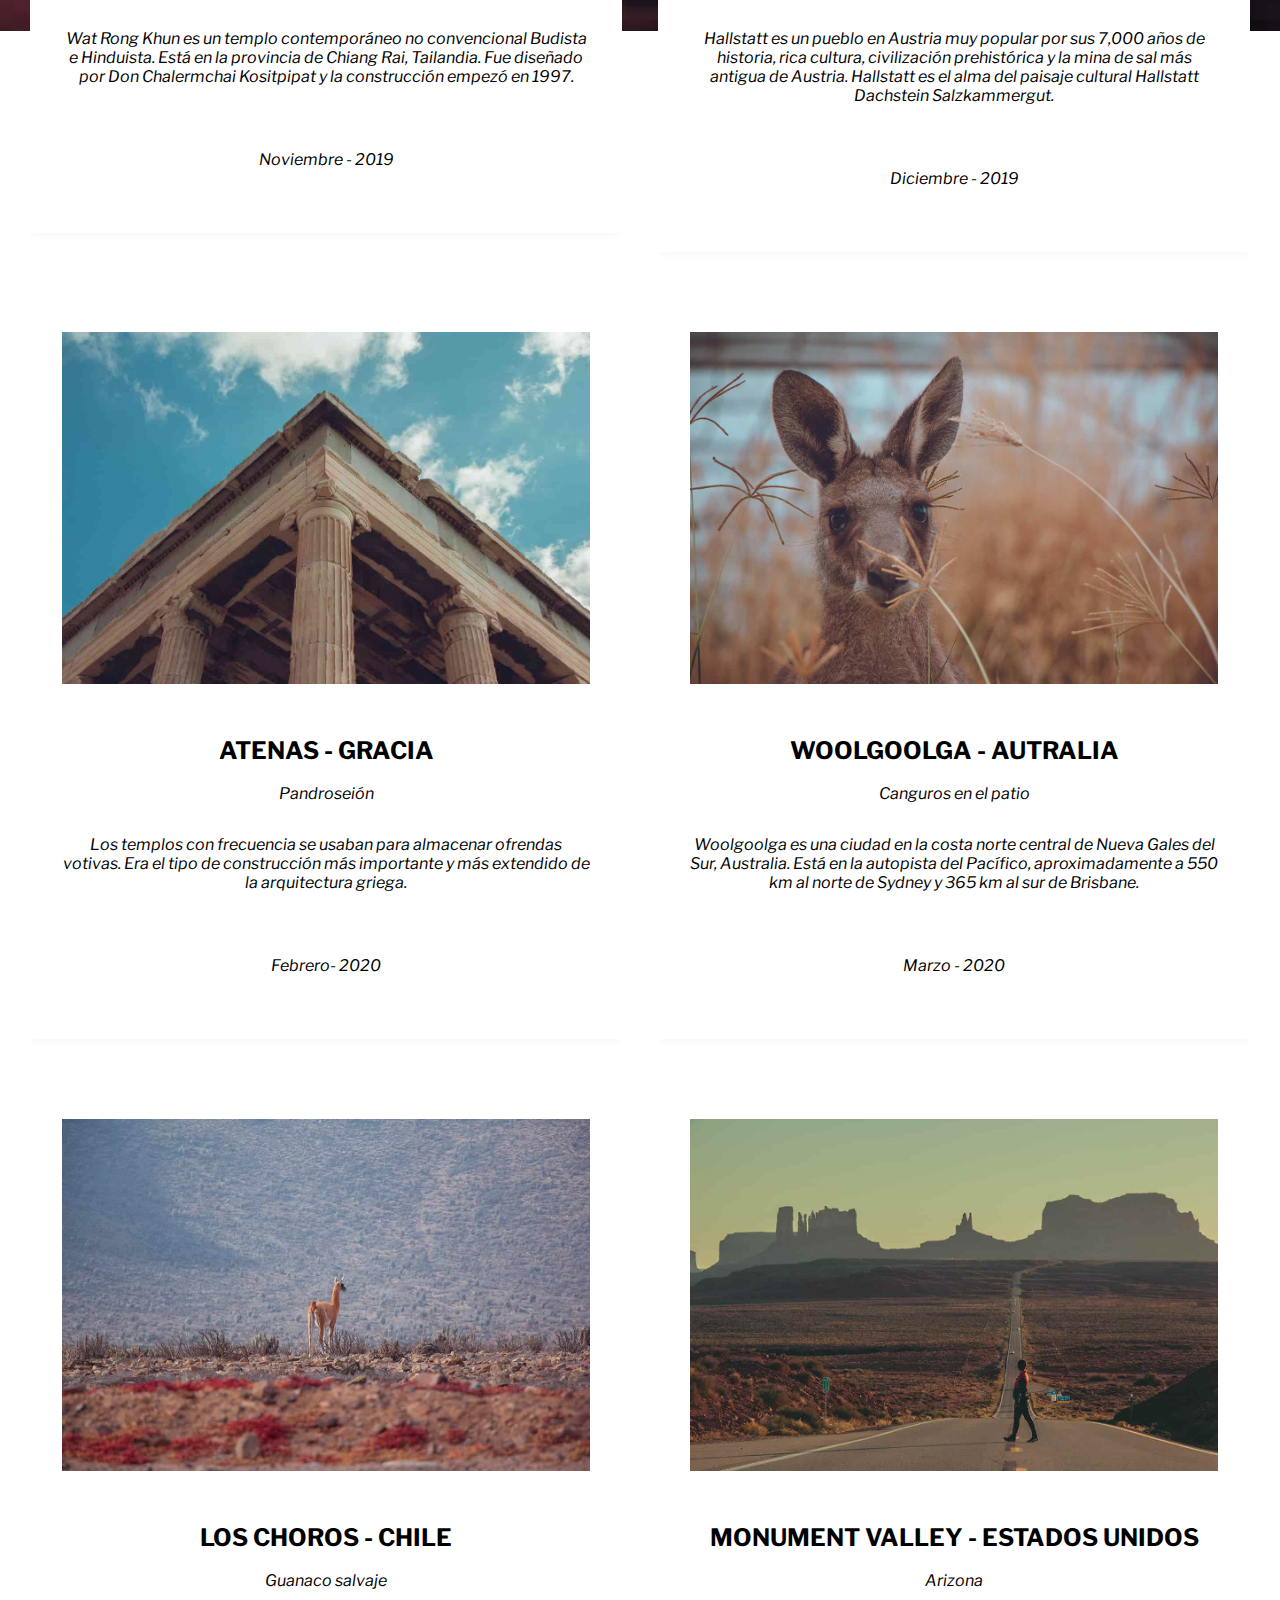
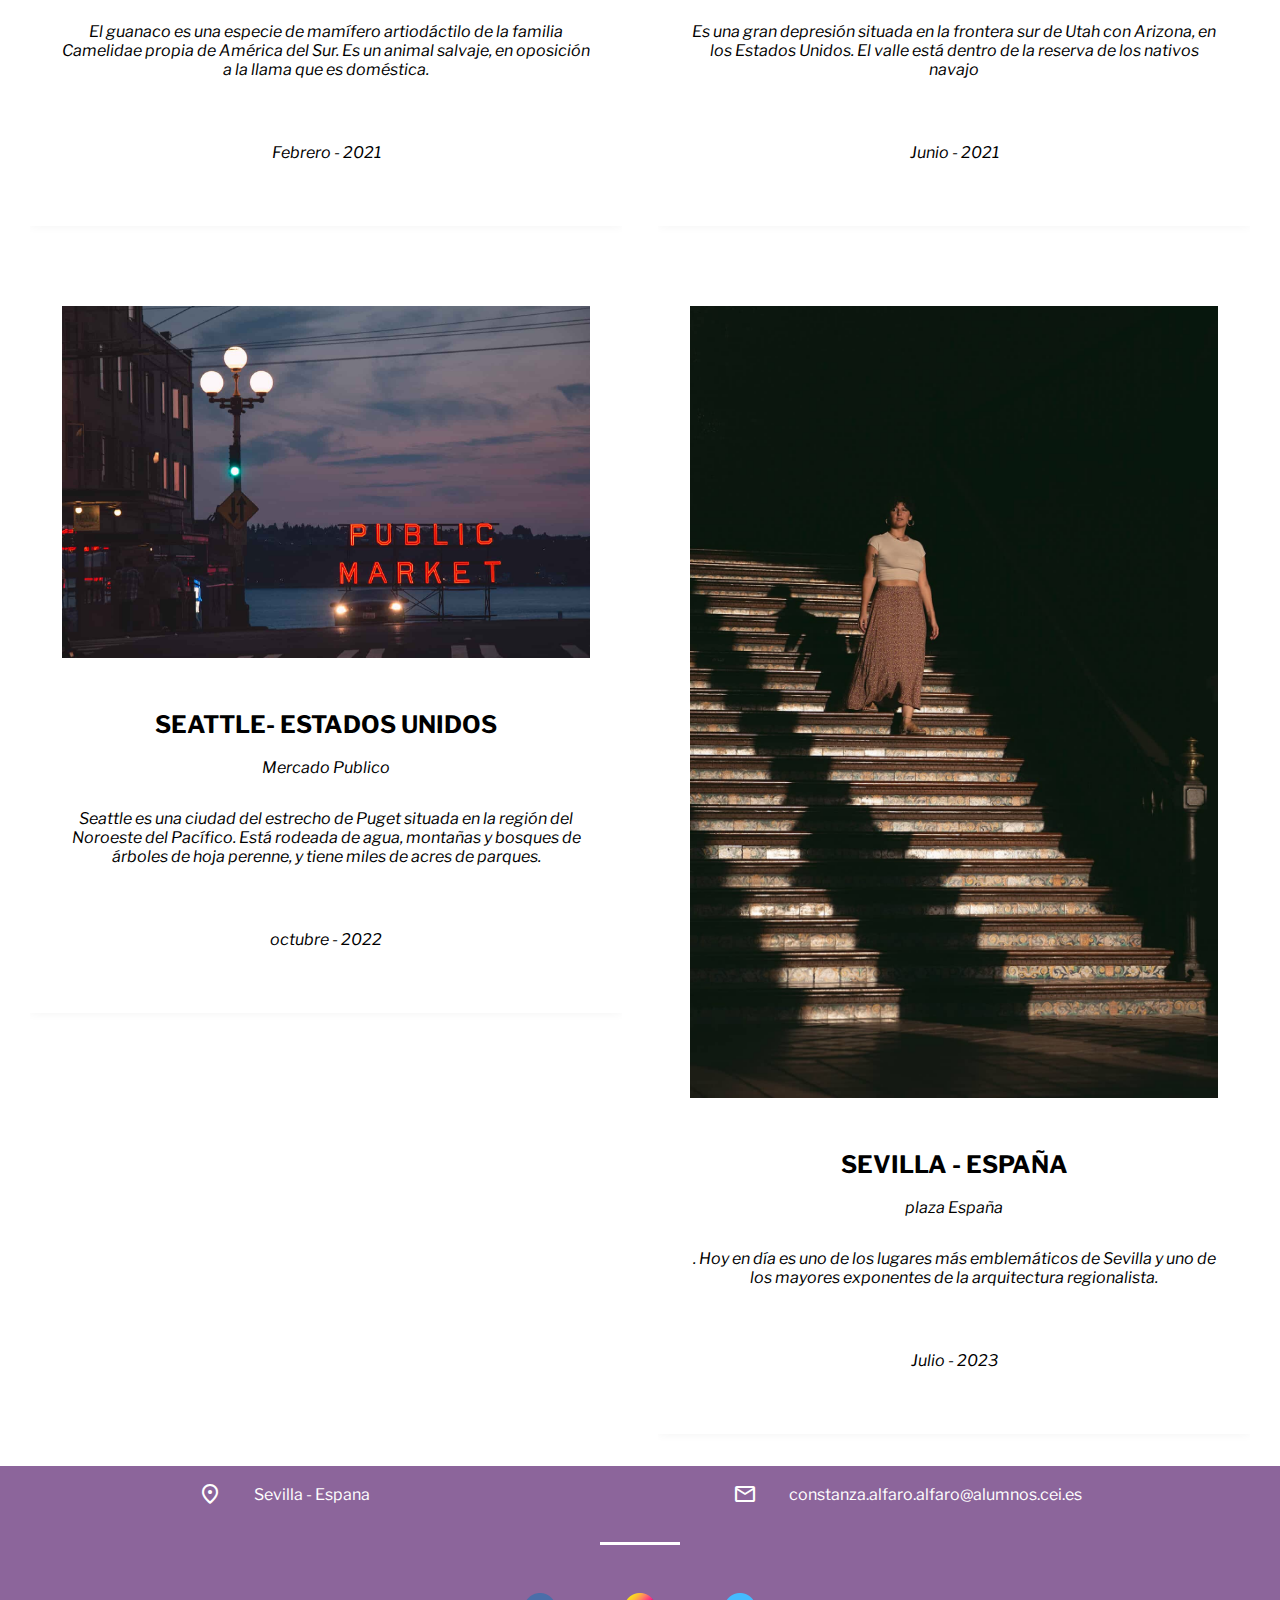
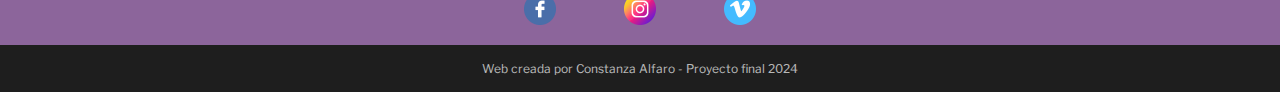
<file: pages/lineadetiempo.html>
<!DOCTYPE html>
<html lang="es">

<head>
  <meta charset="UTF-8">
  <meta name="viewport" content="width=device-width, initial-scale=1.0">
  <!-- Meta etiqueta para descripción SEO -->
  <meta name="description"
    content="Descubre el mundo con nuestra completa guía de viajes. Encuentra los mejores consejos, información sobre seguros de viaje, reserva de vuelos y las locaciones cinematográficas más impresionantes. Prepárate para explorar nuevos destinos y vivir experiencias inolvidables con nosotros.">
  <meta name="keywords" content="Viajes y cine, locaciones de cine que te encutras viajando">
  <meta name="author" content="constanza Alfaro">
  <title>Viejera Errante</title>
  <!-- Fuentes -->
  <link rel="preconnect" href="https://fonts.googleapis.com">
  <link rel="preconnect" href="https://fonts.gstatic.com" crossorigin>
  <link
    href="https://fonts.googleapis.com/css2?family=Libre+Franklin:wght@100;400;900&amp;family=Titillium+Web:wght@200;400;900&amp;display=swap"
    rel="stylesheet">

  <!-- Iconos -->
  <link rel="stylesheet"
    href="https://fonts.googleapis.com/css2?family=Material+Symbols+Outlined:opsz,wght,FILL,GRAD@24,400,0,0" />
    <link rel="stylesheet" href="https://cdn.jsdelivr.net/npm/bootstrap-icons@1.10.3/font/bootstrap-icons.css">
  <!-- Estilos -->

  <link rel="shortcut icon" href="../img/icono_pestana.png" />
  <link rel="stylesheet" href="../css/style.css">


</head>

<body>

  <!-- Fondo, utilizando background-image -->
  <div class="fondo-nz">

    <!-- Menú responsive -->
    <header>

      <div class="hamburger">
        <div class="_layer -top"></div>
        <div class="_layer -mid"></div>
        <div class="_layer -bottom"></div>
      </div>
      <nav class="menuppal">
        <ul>
          <li><a href="../index.html">Inicio</a></li>
          <li><a href="../pages/galeria.html">Galeria</a></li>
          <li><a href="../pages/contacto.html">Contacto</a></li>

        </ul>
      </nav>

    </header>
     <!-- Tituolo animado  -->
     <main>
        <div class="div-titulo-lineadetiempo">
            <h1 id="h1-leniea" class="titulo-linea-entrada">Un viaje Una vida</h1>
        </div>



        <!-- seccion linea de tiempo -->

        <div class="contenedor-tiempo">
            <div class="tarjeta-contenedor">
                <div class="tarjeta-tiempo">
                    <img src="../img/foto46.jpg  " alt="imagen de dos personas sentadas demostrando felicidad"
                        loading="lazy">
                    <h2 class="locacion">Tauranga - Nueva Zelanda </h2>
                    <br />
                    <p> Temporada de Poda de Kiwi</p>

                    <p class="tarjeta-descripcion">La poda se realiza anualmente en dos períodos: en otoño-invierno,
                        durante la parada vegetativa </p>
                    <div class="info">
                        <p class="tarjeta-fecha"><i class="calendario"></i> Septiembre - 2019</p>
                    </div>
                </div>
            </div>

            <div class="tarjeta-contenedor">
                <div class="tarjeta-tiempo">
                    <img src="../img/foto35.jpg" alt=" imagen de un templo" loading="lazy">
                    <h2 class="locacion"> Yogyakarta - Indonecia </h2>
                    <br />
                    <p> Ruinas</p>

                    <p class="tarjeta-descripcion">Yogyakarta es una de las ciudades más importantes de Indonesia,
                        se encuentra en la isla de Java y alberga dos de los templos más importantes del país y del
                        Sudeste Asiático</p>
                    <div class="info">
                        <p class="tarjeta-fecha"><i class="calendario"></i> Octubre - 2019</p>
                    </div>
                </div>
            </div>

            <div class="tarjeta-contenedor">
                <div class="tarjeta-tiempo">
                    <img src="../img/foto27.jpg" alt=" imagen del templo blanco en tailandia" loading="lazy">
                    <h2 class="locacion"> Chiang Mai </h2>
                    <br />
                    <p> Templo Balnco</p>

                    <p class="tarjeta-descripcion">Wat Rong Khun es un templo contemporáneo no convencional Budista
                        e Hinduista. Está en la provincia de Chiang Rai, Tailandia. Fue diseñado por Don Chalermchai
                        Kositpipat y la construcción empezó en 1997.
                    </p>
                    <div class="info">
                        <p class="tarjeta-fecha"><i class="calendario"></i> Noviembre - 2019</p>
                    </div>
                </div>
            </div>

            <div class="tarjeta-contenedor">
                <div class="tarjeta-tiempo">
                    <img src="../img/foto54.jpg" alt=" imgene de casas nevadas en los alpes" loading="lazy">
                    <h2 class="locacion"> Hallstatt - Austria </h2>
                    <br />
                    <p> Localidad en los Alpes</p>

                    <p class="tarjeta-descripcion">Hallstatt es un pueblo en Austria muy popular por sus 7,000 años
                        de historia, rica cultura, civilización prehistórica y la mina de sal más antigua de
                        Austria. Hallstatt es el alma del paisaje cultural Hallstatt Dachstein Salzkammergut. </p>
                    <div class="info">
                        <p class="tarjeta-fecha"><i class="calendario"></i> Diciembre - 2019</p>
                    </div>
                </div>
            </div>



            <div class="tarjeta-contenedor">
                <div class="tarjeta-tiempo">
                    <img src="../img/foto69.jpg" alt="imagen toamda desde abajo de un templo griego "
                        loading="lazy">
                    <h2 class="locacion"> Atenas - Gracia </h2>
                    <br />
                    <p> Pandroseión</p>

                    <p class="tarjeta-descripcion"> Los templos con frecuencia se usaban para almacenar ofrendas
                        votivas. Era el tipo de construcción más importante y más extendido de la arquitectura
                        griega.

                    </p>
                    <div class="info">
                        <p class="tarjeta-fecha"><i class="calendario"></i> Febrero- 2020</p>
                    </div>
                </div>
            </div>

            <div class="tarjeta-contenedor">
                <div class="tarjeta-tiempo">
                    <img src="../img/foto38.jpg" alt=" imagen de plano cerrado del rostro de un canguro"
                        loading="lazy">
                    <h2 class="locacion">Woolgoolga - Autralia </h2>
                    <br />
                    <p>Canguros en el patio</p>

                    <p class="tarjeta-descripcion"> Woolgoolga es una ciudad en la costa norte central de Nueva
                        Gales del Sur, Australia. Está en la autopista del Pacífico, aproximadamente a 550 km al
                        norte de Sydney y 365 km al sur de Brisbane.
                    </p>
                    <div class="info">
                        <p class="tarjeta-fecha"><i class="calendario"></i> Marzo - 2020</p>
                    </div>
                </div>
            </div>



            <div class="tarjeta-contenedor">
                <div class="tarjeta-tiempo">
                    <img src="../img/foto49.jpg" alt=" imagen de guanaco en el centro de la imagen " loading="lazy">
                    <h2 class="locacion"> Los Choros - Chile </h2>
                    <br />
                    <p> Guanaco salvaje</p>

                    <p class="tarjeta-descripcion">El guanaco es una especie de mamífero artiodáctilo de la familia
                        Camelidae propia de América del Sur. Es un animal salvaje, en oposición a la llama que es
                        doméstica.</p>
                    <div class="info">
                        <p class="tarjeta-fecha"><i class="calendario"></i> Febrero - 2021</p>
                    </div>
                </div>
            </div>

            <div class="tarjeta-contenedor">
                <div class="tarjeta-tiempo">
                    <img src="../img/foto77.jpg"
                        alt=" imagen de mujer crusando una carretera con el monumet valle de fondo" loading="lazy">
                    <h2 class="locacion"> Monument Valley - Estados Unidos</h2>
                    <br />
                    <p> Arizona</p>

                    <p class="tarjeta-descripcion"> Es una gran depresión situada en la frontera sur de Utah con
                        Arizona, en los Estados Unidos. El valle está dentro de la reserva de los nativos navajo</p>
                    <div class="info">
                        <p class="tarjeta-fecha"><i class="calendario"></i> Junio - 2021</p>
                    </div>
                </div>
            </div>



            <div class="tarjeta-contenedor">
                <div class="tarjeta-tiempo">
                    <img src="../img/foto07.jpg" alt=" imgen del mercado de seattle con un atardecer"
                        loading="lazy">
                    <h2 class="locacion">Seattle- Estados Unidos</h2>
                    <br />
                    <p> Mercado Publico</p>

                    <p class="tarjeta-descripcion">Seattle es una ciudad del estrecho de Puget situada en la región
                        del Noroeste del Pacífico. Está rodeada de agua, montañas y bosques de árboles de hoja
                        perenne, y tiene miles de acres de parques.</p>
                    <div class="info">
                        <p class="tarjeta-fecha"><i class="calendario"></i> octubre - 2022</p>
                    </div>
                </div>
            </div>


            <div class="tarjeta-contenedor">
                <div class="tarjeta-tiempo">
                    <img src="../img/foto0110.jpg"
                        alt=" imagen de un amujer bajando unas escaleras donde le llega luz" loading="lazy">
                    <h2 class="locacion"> Sevilla - España</h2>
                    <br />
                    <p> plaza España</p>

                    <p class="tarjeta-descripcion">. Hoy en día es uno de los lugares más emblemáticos de Sevilla y
                        uno de los mayores exponentes de la arquitectura regionalista.</p>
                    <div class="info">
                        <p class="tarjeta-fecha"><i class="calendario"></i> Julio - 2023</p>
                    </div>
                </div>
            </div>



        </div>
    </main>




    <!-- footer incluye textos con iconos ademas de links directos a rrss que   -->
    <footer>
        <div class="div-footer">
            <section>
                <span class="material-symbols-outlined">
                    location_on
                </span>
                <span>Sevilla - Espana</span>
            </section>

            <section>
                <span class="material-symbols-outlined">
                    mail
                </span>
                <span>constanza.alfaro.alfaro@alumnos.cei.es</span>
            </section>
        </div>
        <span class="borde-footer"></span>
        <div class="rrss">

            <a title="enlace-rrss" href="https://www.facebook.com/" target="_blank"> <img class="rrss-simbol"
                    src="../img/facebook.png" alt="logo de faceook con enlace">
            </a>
            <a title="enlace-rrss" href="https://www.instagram.com/" target="_blank"> <img class="rrss-simbol"
                    src="../img/instagram.png" alt="logo de intagram con enlace">
            </a>
            <a title="enlace-rrss" href="https://www.vimeo.com/" target="_blank"> <img class="rrss-simbol"
                    src="../img/vimeo.png" alt="logo vimeo con enlace">
            </a>

        </div>
        <div class="copyright">
            Web creada por Constanza Alfaro - Proyecto final 2024
        </div>
    </footer>
</div> <!-- Cierre fondo -->




<!-- Etiqueta script -->
<script defer src="../js/js.js" async></script>
</body>

</html>
</file>
<file: css/style.css>
body,
html,
div,
h1,
h2,
h3,
h4,
ul,
ol,
li,
p,
a,
img {
    font-family: 'Libre Franklin', sans-serif;
    margin: 0;
    padding: 0;
    border: 0;
    overflow-x: hidden; /* Oculta el desplazamiento horizontal */
    text-decoration: none; /* Elimina la decoración de texto predeterminada */
}





/* Estilos del fondo principal */
.fondo-principal {
    background-image: url("../img/fondo.jpg");
    background-size: cover;
    background-repeat: no-repeat;
    background-position: center 30%;
 height: 100vh;
margin-top: 0;
  background-attachment: fixed;
}

@media screen and (max-width: 767px) {
    .fondo-principal {
        background-attachment: scroll;
        /* Eliminar el desplazamiento fijo en dispositivos móviles */
        background-position: center;
       
    }
}

/* Estilos del menú */
.bienvenida h1 {
    background: linear-gradient(rgb(255, 255, 255), rgba(148, 148, 148, 0.5), rgba(29, 29, 29, 0.075));
    background-clip: text;
    -webkit-text-fill-color: transparent;
    font-size: 30em;
    text-align: center;
}

@media screen and (max-width: 767px) {
    .bienvenida h1 {
        font-size: 5em;
    }

}

/* menu responsive*/

.hamburger{
	position:fixed;
  background-color:transparent;
	left:0;
	top:0;
	height:30px;
	width:30px;
	padding:20px 20px;
	-webkit-transform:translate3d(0, 0, 0);
	transform:translate3d(0, 0, 0);
	-webkit-transition:-webkit-transform 0.25s cubic-bezier(0.05, 1.04, 0.72, 0.98);
	transition:transform 0.25s cubic-bezier(0.05, 1.04, 0.72, 0.98);
	z-index:6;
	cursor:pointer;
	-webkit-user-select:none;
	-moz-user-select:none;
	-ms-user-select:none;
	user-select:none
}
.hamburger.is-active{
  background-color:#f5d729;

}
._layer{
	background:#fff;
	margin-bottom:4px;
	border-radius:2px;
	width:28px;
	height:4px;
	opacity:1;
	-webkit-transform:translate3d(0, 0, 0);
	transform:translate3d(0, 0, 0);
	-webkit-transition:all 0.25s cubic-bezier(0.05, 1.04, 0.72, 0.98);
	transition:all 0.25s cubic-bezier(0.05, 1.04, 0.72, 0.98);
   
}
.hamburger:hover .-top{
	-webkit-transform:translateY(-100%);
	-ms-transform:translateY(-100%);
	transform:translateY(-100%);
}
.hamburger:hover .-bottom{
	-webkit-transform:translateY(50%);
	-ms-transform:translateY(100%);
	transform:translateY(100%);
	}
.hamburger.is-active .-top{
	-webkit-transform:translateY(200%) rotate(45deg) ;
	-ms-transform:translateY(200%) rotate(45deg) ;
	transform:translateY(200%) rotate(45deg) ;
}
.hamburger.is-active .-mid{
	opacity:0;
}
.hamburger.is-active .-bottom{
	-webkit-transform:translateY(-200%) rotate(135deg) ;
	-ms-transform:translateY(-200%) rotate(135deg) ;
	transform:translateY(-200%) rotate(135deg) ;
}

.menuppal.is_active{
  transform: translate3d(0px, 0px, 0px);
 
}
.menuppal{
   background-color: rgba(0, 0, 0, 0.594);
    bottom: 0;
    height: 100%;
    left: 0;
    overflow-y: scroll;
    position: fixed;
    top: 0;
    transform: translate3d(0px, -100%, 0px);
    transition: transform 0.35s cubic-bezier(0.05, 1.04, 0.72, 0.98) 0s;
    width: 100%;
    z-index: 5;
}
.menuppal ul{
  margin:0;padding:0;
}
.menuppal ul li { 
  list-style: none;
	text-align:center;
	font-family: Verdadna, Arial, Helvetica;
	color:white;
	font-size:1.5rem;
	line-height:3em;
	height:3em;
  color:rgb(255, 255, 255);
	text-transform:none;
	font-weight:bold;
}
.menuppal ul li a{

  color:rgb(255, 255, 255);
}
.menuppal ul li a:hover{
  
  color:#5f5f5f;
}

/* Estilos para la sección Información general _TIP */
.div-info {
    display: flex;
    flex-direction: row;
    justify-content: center;
    flex-wrap: wrap;
    /* Añadido para que los elementos se envuelvan en dispositivos móviles */
    background-color: #ffffff1e;
    margin-top: 5rem;
    margin-bottom: 5rem;
    padding: 2rem;
}

.card-info {
    width: 100%;
    max-width: 20rem;
     margin: 0.5rem;
    
}

.card-info p {
    text-align: center;
    font-size: 1rem;
    padding: 2rem;
    color: #fff;
    font-weight: 400;
}

.card-info h3 {
    color: #fff;
    font-size: 1.5rem;
    letter-spacing: 0.2em;
    text-align: center;
    margin-top: 0.5rem;
    
}

@media screen and (max-width: 31.25rem) {
    .div-info {
        margin-top: 0.5rem;
      padding: 0.5rem;
       
    }
}


/* Estilos para el título h1 */
.container-titulo {
    text-align: center;
    color:#fffffff6;;
    display: block;
    text-transform: uppercase;
    text-decoration: none;
    font-size: 5rem;
}

.titulo-entrada {
    opacity: 0;
    transform: translateX(100%);
    animation: entrada 6s forwards;
}

@-webkit-keyframes entrada {
    from {
        opacity: 0;
        -webkit-transform: translateX(100%);
        transform: translateX(100%);
    }

    to {
        opacity: 1;
        -webkit-transform: translateX(0%);
        transform: translateX(0%);
    }
}

@keyframes entrada {
    from {
        opacity: 0;
        transform: translateX(100%);
    }

    to {
        opacity: 1;
        transform: translateX(0%);
    }
}


@media (max-width: 48rem) {
    .container-titulo {
        padding: 0 1.25rem;
        font-size: 1rem;
    }
}

@media (max-width: 48rem) {
    .titulo-entrada {
        transform: translateY(0%);
        font-size: 3rem;
    }
}


/* Estilos para las cards con imágenes */
.contenedor-imagenes {
    max-width: 60rem;
    margin: 0 auto;
    padding: 0 1.25rem;
    display: flex;
    justify-content: space-between;
    flex-wrap: wrap;
}

.card-img-section {
    width: calc(33.33% - 1.25rem);
    margin-bottom: 1.25rem;
    box-shadow: 0 0 0.625rem rgba(255, 255, 255, 0.233);
    border-radius: 0.3125rem;
    overflow: hidden;
}

.card-img-section img {
    width: 100%;
    height: auto;
}

.card-img-section h3 {
    text-align: center;
    margin: 0.625rem;
    color: white;
}

.boton-img {
    display: block;
    text-align: center;
    background-color: #f3fb4e;
    color: rgb(0, 0, 0);
    text-decoration: none;
    padding: 0.625rem;
    border-radius: 0.3125rem;
    margin: 0 1.25rem 1.25rem;
}

.boton-img:hover {
    background-color: #f5d729;
}

@media screen and (max-width: 48rem) {
    .card-img-section {
        width: calc(50% - 1.25rem);
    }
}

@media screen and (max-width: 30rem) {
    .card-img-section {
        width: calc(100% - 1.25rem);
    }
}

/* Estilos para la sección de locaciones cinematográficas */
.div-h2-locaciones {
    text-align: center;
    color: #ffffffb2;
    display: block;
    text-transform: uppercase;
    text-decoration: none;
    font-size: 1.875rem;
    margin: 5rem 0;
}

.h2-locaciones-entrada {
    opacity: 0;
    transform: translateX(100%);
    animation: entrada 6s forwards;
}

@-webkit-keyframes entrada {
    from {
        opacity: 0;
        -webkit-transform: translateX(100%);
        transform: translateX(100%);
    }

    to {
        opacity: 1;
        -webkit-transform: translateX(0%);
        transform: translateX(0%);
    }
}

@keyframes entrada {
    from {
        opacity: 0;
        transform: translateX(100%);
    }

    to {
        opacity: 1;
        transform: translateX(0%);
    }
}


@media (max-width: 48rem) {
    .h2-locaciones-entrada {
        transform: translateY(0%);
        font-size: larger;
    }
}



.card-cine-texto {
    background-color: #ffffff30;
    border-radius: 1rem;
    box-shadow: 0 0 0.625rem rgba(0, 0, 0, 1%);
    padding: 1.25rem;
    margin-bottom: 5rem;
    text-align: center;
}

.card-parrafo {
    margin-bottom: 1.25rem;
    color: rgb(255, 255, 255);
}

.card-imagenes {
    display: flex;
    justify-content: center;
    margin-bottom: 1.25rem;
}

.card-imagenes img {
    width: 50%;
    height: auto;
    margin: 0 0.625rem;
}

.card-button {
    background-color: #f3fb4e;
    color: #000000;
    border: none;
    padding: 0.625rem 1.25rem;
    border-radius: 0.3125rem;
    cursor: pointer;
    transition: background-color 0.3s;
}

.card-button:hover {
    background-color: #f5d729;
}

.contenedor-cine {
    max-width: 60rem;
    margin: 0 auto;
    padding: 0 1.25rem;
    margin-bottom: 1rem;
}

@media screen and (max-width: 30rem) {
    .card-imagenes {
        flex-wrap: wrap;
    }

    .card-imagenes img {
        margin: 0.625rem;
    }
}









/* Estilos para el footer */
.borde-footer {
    background: #fff none repeat scroll 0 0;
    color: #fff;
    display: block;
    height: 0.1875rem;
    margin: 1.25rem auto;
    position: relative;
    text-align: center;
    width: 5rem;
}

.borde-footer::before,
.borde-footer::after {
    content: "";
    position: absolute;
    background: #fff none repeat scroll 0 0;
    height: 0.0625rem;
    top: 0.0625rem;
    width: calc(50% - 6.25rem);
}

.borde-footer::before {
    left: 5rem;
}

.borde-footer::after {
    right: 5rem;
}

footer {
    width: 100%;
    background-color: #511668a9;
    color: #fff;

}

.div-footer {
    padding: 1rem;
    display: flex;
    align-items: center;
    justify-content: center;
    flex-wrap: wrap;
}

.div-footer section {
    display: flex;
    align-items: center;
    justify-content: center;
    flex-grow: 1;
}

.div-footer span {
    padding: 0 1rem;
}

.div-footer .fa {
    color: #fff;
    font-size: larger;

}

.rrss {
    margin-top: 2rem;
    text-align: center;
    width: 100%;

}

.rrss-simbol {
    padding: 1rem 2rem;
    margin: 0 0.4px;
    width: 2rem;
    height: 2rem;

}

.copyright {
    padding: 1rem 0;
    background-color: #1e1e1e;
    text-align: center;
    color: rgba(255, 255, 255, 70%);
    font-size: 0.75rem;
}

@media (max-width: 51.25rem) {

    .borde-footer::before,
    .borde-footer::after {
        width: 100%;
    }

    .div-footer section {
        flex-direction: column;
        align-items: center;
        justify-content: center;
    }

    .div-footer .fa {
        font-size: 1.5rem;
        /* Reducir tamaño para dispositivos móviles */
    }

    .rrss {
        margin-top: 1rem;
    }

    .rrss-simbol {
        padding: 0.5rem 1rem;
        font-size: 1.5rem;
        /* Reducir tamaño para dispositivos móviles */
    }
}









/* Estilos para la página de galería */
.fondo-galeria {
    background-image: url("../img/fondogaleria.jpg");
    background-size: cover;
    background-repeat: no-repeat;
    background-attachment: fixed;
    background-position: 0 30%;
    height: 100%;
    margin-top: -5em;


}


.div-h1-galeria {
    text-align: center;
    color:#fffffff6;
    display: block;
    text-transform: uppercase;
    text-decoration: none;
    font-size: 5rem;
}

.h1-galeria-entrada {
    opacity: 0;
    transform: translateX(100%);
    animation: entrada 6s forwards;
    margin-top: 10rem;
}
@-webkit-keyframes entrada {
    from {
        opacity: 0;
        -webkit-transform: translateX(100%);
        transform: translateX(100%);
    }

    to {
        opacity: 1;
        -webkit-transform: translateX(0%);
        transform: translateX(0%);
    }
}

@keyframes entrada {
    from {
        opacity: 0;
        transform: translateX(100%);
    }

    to {
        opacity: 1;
        transform: translateX(0%);
    }
}





.galeria {
    grid-area: c;
    display: grid;
    grid-template-columns: repeat(auto-fit, minmax(9.375rem, 1fr));
    grid-auto-rows: 12rem;
    grid-gap: 1.25rem;
    grid-auto-flow: dense;
    overflow: auto;
    padding-right: 1.25rem;
    padding-left: 1.25rem; 
    padding-top: 4rem;
    padding-bottom: 4rem;
    max-width: 90%; 
    margin: 0 auto; 
/* elementos grid*/

}
.galeriaItem {

    display: flex;
    align-items: center;
    justify-content: center;
}

/*scrollbar */
.galeria {
    -ms-overflow-style: none;
    overflow: -moz-scrollbars-none;
    /*  para navegador Firefox*/
}

.galeria::-webkit-scrollbar {
    display: none;
    /* para navegadores Chrome y Safari */
}

.galeria div {
    width: 100%;
    z-index: 4;
    position: relative;
    padding: 0;
    overflow: hidden;
    transition: all 0.2s ease-in-out;
}

.galeria div img {
    position: absolute;
    top: 0;
    width: 100%;
    height: 100%;
    object-fit: cover;
    overflow: hidden;
    transition: all 0.6s ease-in-out;
    z-index: 3;
}

.galeria div,
.galeria div img {
    transition: all 0.6s ease-in-out;
}

/* imagen se agranda */
.galeria div:hover,
.galeria div:hover img {
    transform: scale(1.5);
}

.card {
    padding: 0;
    width: 100%;
    height: 50%;
    bottom: -50%;
    padding: 1rem;
    box-sizing: border-box;
    border-top-right-radius: 0;
    border-top-left-radius: 0;
}

.vertical {
    grid-row: span 2;
}

.horizontal {
    grid-column: span 2;
}

.big {
    grid-row: span 2;
    grid-column: span 2;
}



/* animacion */
.fade-in {
    -webkit-animation: fadeIn 3s ease-out 0s 1;
    animation: fadeIn 3s ease-out 0s 1;
}

@-webkit-keyframes fadeIn {
    0% {
        opacity: 0;
    }

    100% {
        opacity: 1;
    }
}

@keyframes fadeIn {
    0% {
        opacity: 0;
    }

    100% {
        opacity: 1;
    }
}


@media (max-width: 48rem) {
    .div-h1-galeria {
        padding: 0 1.25rem;
        font-size: 1rem;
    }
}

@media screen and (max-width: 38rem) {
    .galeria {
        margin-left: auto;
        margin-right: auto;
        /* Centrar la galería */
        max-width: 100%;
      
    }

}








/* Estilos para la página de contacto */
.fondo-contacto {
    background-image: url("../img/foto108.jpg");
    background-size: cover;
    background-repeat: no-repeat;
    background-attachment: fixed;
    background-position: 0 30%;
    height: 100%;
    margin-top: -0.3125rem;


}

.div-formulario {
    max-width: 37.5rem;
    margin: 0 auto;
    background: #0000006b;
    padding: 3em;
    margin-bottom: 15rem;
    color: white;
}

.survey-form label {
    display: block;
    margin-bottom: 0.3125rem;
}

.survey-form input[type="text"],
.survey-form input[type="number"],
.survey-form select,
.survey-form textarea {
    width: 100%;
    padding: 0.5rem;
    margin-bottom: 0.625rem;
    box-sizing: border-box;
    border: 0.0625rem solid #ccc;
    border-radius: 0.25rem;
    resize: none;
}

.survey-form select {
    width: calc(100% - 0.125rem);
}

.survey-form input[type="checkbox"],
.survey-form input[type="radio"] {
    margin-right: 0.3125rem;
}

.text-area {
    width: 100%;
    padding: 0.5rem;
    margin-bottom: 0.625rem;
    box-sizing: border-box;
    border: 0.0625rem solid #ccc;
    border-radius: 0.25rem;
    resize: vertical;
}

.survey-form button {
    background-color: #f3fb4e;
    color: rgb(0, 0, 0);
    padding: 0.625rem 1.25rem;
    border: none;
    border-radius: 0.25rem;
    cursor: pointer;
}

.survey-form button:hover {
    background-color: #f5d729;
}



.survey-form input[type="text"],
.survey-form input[type="number"],
.survey-form select,
.survey-form textarea {
    width: 100%;
}

.survey-form select {
    width: 100%;
}

.survey-form button {
    width: 100%;
}


/*titulo h1 contacto*/
.div-titulo-contacto {
    text-align: center;
    color: #fffffff6;
    display: block;
    text-transform: uppercase;
    text-decoration: none;
    font-size: 3.5em;
}

.titulo-contacto-entrada {
    opacity: 0;
    transform: translateX(100%);
    animation: entrada 6s forwards;
    margin-top: 7rem;
    margin-bottom: 3rem;
}

@keyframes entrada {
    from {
        opacity: 0;
        transform: translateX(100%);
    }

    to {
        opacity: 1;
        transform: translateX(0%);
    }
}

@media (max-width: 48rem) {
    .div-titulo-contacto {
        padding: 0 20px;
        font-size: small;
    }
}










/* Estilos para la página de cine */

.fondo-cine {
    background-image: url("../img/foto92.jpg");
    background-size: cover;
    background-repeat: no-repeat;
    background-attachment: fixed;
    background-position: 0 30%;
    height: 100%;
    margin-top: -5em;
    width: 100%;
}

.div-titulo-cine {
    text-align: center;
    color: #fffffff6;
    display: block;
    text-transform: uppercase;
    text-decoration: none;
    font-size: 4em;
}

.titulo-cine-entrada {
    opacity: 0;
    transform: translateX(100%);
    animation: entrada 6s forwards;
    margin-top: 9rem;
}

@keyframes entrada {
    from {
        opacity: 0;
        transform: translateX(100%);
    }

    to {
        opacity: 1;
        transform: translateX(0%);
    }
}

@media (max-width: 48rem) {
    .div-titulo-cine {
        padding: 0 20px;
        font-size: small;
    }
}








.contenedor-tarjetas {
    display: flex;
    flex-wrap: wrap;
    justify-content: space-evenly;
    gap: 1.25re;
    margin-top: 2rem;
   margin-bottom: 1.25rem;
    color: white;
}





@media screen and (max-width: 48rem) {
    .tarjeta {
        width: calc(50% - 201.25rem);
        
    }
}

@media screen and (max-width: 30rem) {
    .tarjeta {
        margin: 0;
         width: calc(100% - 1.25rem);
        
    }
}

.contenedor-item {
    position: relative;
    backface-visibility: hidden;
    width: 25.9375rem;
    margin-bottom: 2.1875rem;
    max-width: 100%;
}

.flip-tarjeta {
    transform-style: preserve-3d;
    perspective: 62.5rem;
    overflow-y: hidden;
}

.flip-tarjeta-front,
.flip-tarjeta-back {
    background-size: cover;
    background-position: center;
    border-radius: 0.5rem;
    min-height: 29.6875rem;
    transition: transform 0.7s cubic-bezier(.4, .2, .2, 1);
    backface-visibility: hidden;
    overflow-y: hidden;
    transform-style: preserve-3d; 
}


.flip-tarjeta-front {
    transform: rotateY(0deg);
}

.flip-tarjeta:hover .flip-tarjeta-front {
    transform: rotateY(-180deg);
}

.flip-tarjeta-back {
    position: absolute;
    top: 0;
    left: 0;
    width: 100%;
    transform: rotateY(180deg);
}

.flip-tarjeta:hover .flip-tarjeta-back {
    transform: rotateY(0deg);
}

.flip-tarjeta .interno {
    position: absolute;
    left: 0;
    width: 100%;
    padding: 3.75rem;
    outline: 0.0625rem solid transparent;
    perspective: inherit;
    z-index: 2;
    transform: translateY(-50%) translateZ(3.75rem) scale(.94);
    top: 50%;
}

.flip-tarjeta-header {
    font-size: 2.125rem;
    text-align: initial;
    margin-top: 12.5rem;
}

.div-texto-cine {
    background-color: #000000ad;
    border-radius: 1rem;
    box-shadow: 0 0 1rem rgba(0, 0, 0, 0.392);
    padding: 2rem;
    text-align: center;
    width: 90%; 
    margin: 3rem auto;
}

.div-texto-cine p {
    margin-bottom: 1.25rem;
    color: rgb(255, 255, 255);
    font-weight: 500;
    font-size: 1.5rem; 
}

/* Media Query para pantallas pequeñas */
@media screen and (max-width: 576px) {
    .div-texto-cine p {
        font-size: 1.2rem; /*  tamaño de fuente para pantallas pequeñas */
        margin-bottom: 1rem; /
    }
}

/* Media Query para pantallas medianas */
@media screen and (min-width: 576px) and (max-width: 992px) {
    .div-texto-cine p {
        font-size: 1.3rem; /* Ajustamos el tamaño de fuente para pantallas medianas */
    }
}

/* Media Query para pantallas grandes */
@media screen and (min-width: 992px) {
    .div-texto-cine p {
        font-size: 1.5rem; /* tamaño de fuente original para pantallas grandes */
    }
}









/* Estilos para la página de la línea de tiempo de viaje */

.fondo-nz {
    background-image: url("../img/foto85.jpg");
    background-size: cover;
    background-repeat: no-repeat;
    background-attachment: fixed;
    background-position: 0 30%;
    height: 100%;
    margin-top: -5em;
}

.div-titulo-lineadetiempo {
    text-align: center;
    color: #fffffff6;
    display: block;
    text-transform: uppercase;
    text-decoration: none;
    font-size: 4rem;
}

.titulo-linea-entrada {
    opacity: 0;
    transform: translateX(100%);
    animation: entrada 6s forwards;
    margin-top: 9rem;
    margin-bottom: 3rem;
}

@keyframes entrada {
    from {
        opacity: 0;
        transform: translateX(100%);
    }

    to {
        opacity: 1;
        transform: translateX(0%);
    }
}

@media (max-width: 768px) {
    .div-titulo-lineadetiempo {
        padding: 0 1.25rem;
        font-size: 0.875rem;
    }
}

main {
    margin-top: 2.5rem;
}

.tarjeta-contenedor {
    width: fit-content;
    margin: 0 auto;
}

.contenedor-tiempo {
    display: flex;
    flex-direction: row;
    flex-wrap: wrap;
    justify-content: center;
   gap: 1rem;
    margin-left: 1.25rem;
    margin-right: 1.25rem;
    
}

.tarjeta-tiempo {
    background-color: #fff;
    padding: 2em;
    margin-bottom: 2em;
   box-shadow: 0px 0px 10px rgba(0, 0, 0, 0.05);
    width: 33em;
    
}

.tarjeta-tiempo img {
    width: 100%;
    
    height: auto;
    
}

.locacion {
    text-align: center;
    font-size: 1.5rem;
    color: #000000;
    margin-top: 2em;
    text-transform: uppercase;
}

.tarjeta-descripcion {
    margin-top: 1em;
    font-size: 1rem;
    padding-bottom: 2em;
}

.tarjeta-tiempo p {
    margin-bottom: 2em;
    font-style: italic;
    text-align: center;
    color: #000;
}

/* pantallas más pequeñas */
@media screen and (max-width: 768px) {
    .tarjeta-tiempo {
        width: calc(50% - 2.5rem);
        
    }
}

/*  pantallas más pequeñas */
@media screen and (max-width: 576px) {
    .tarjeta-tiempo {
        width: calc(100% - 2.5rem);
        
    }
}
</file>
